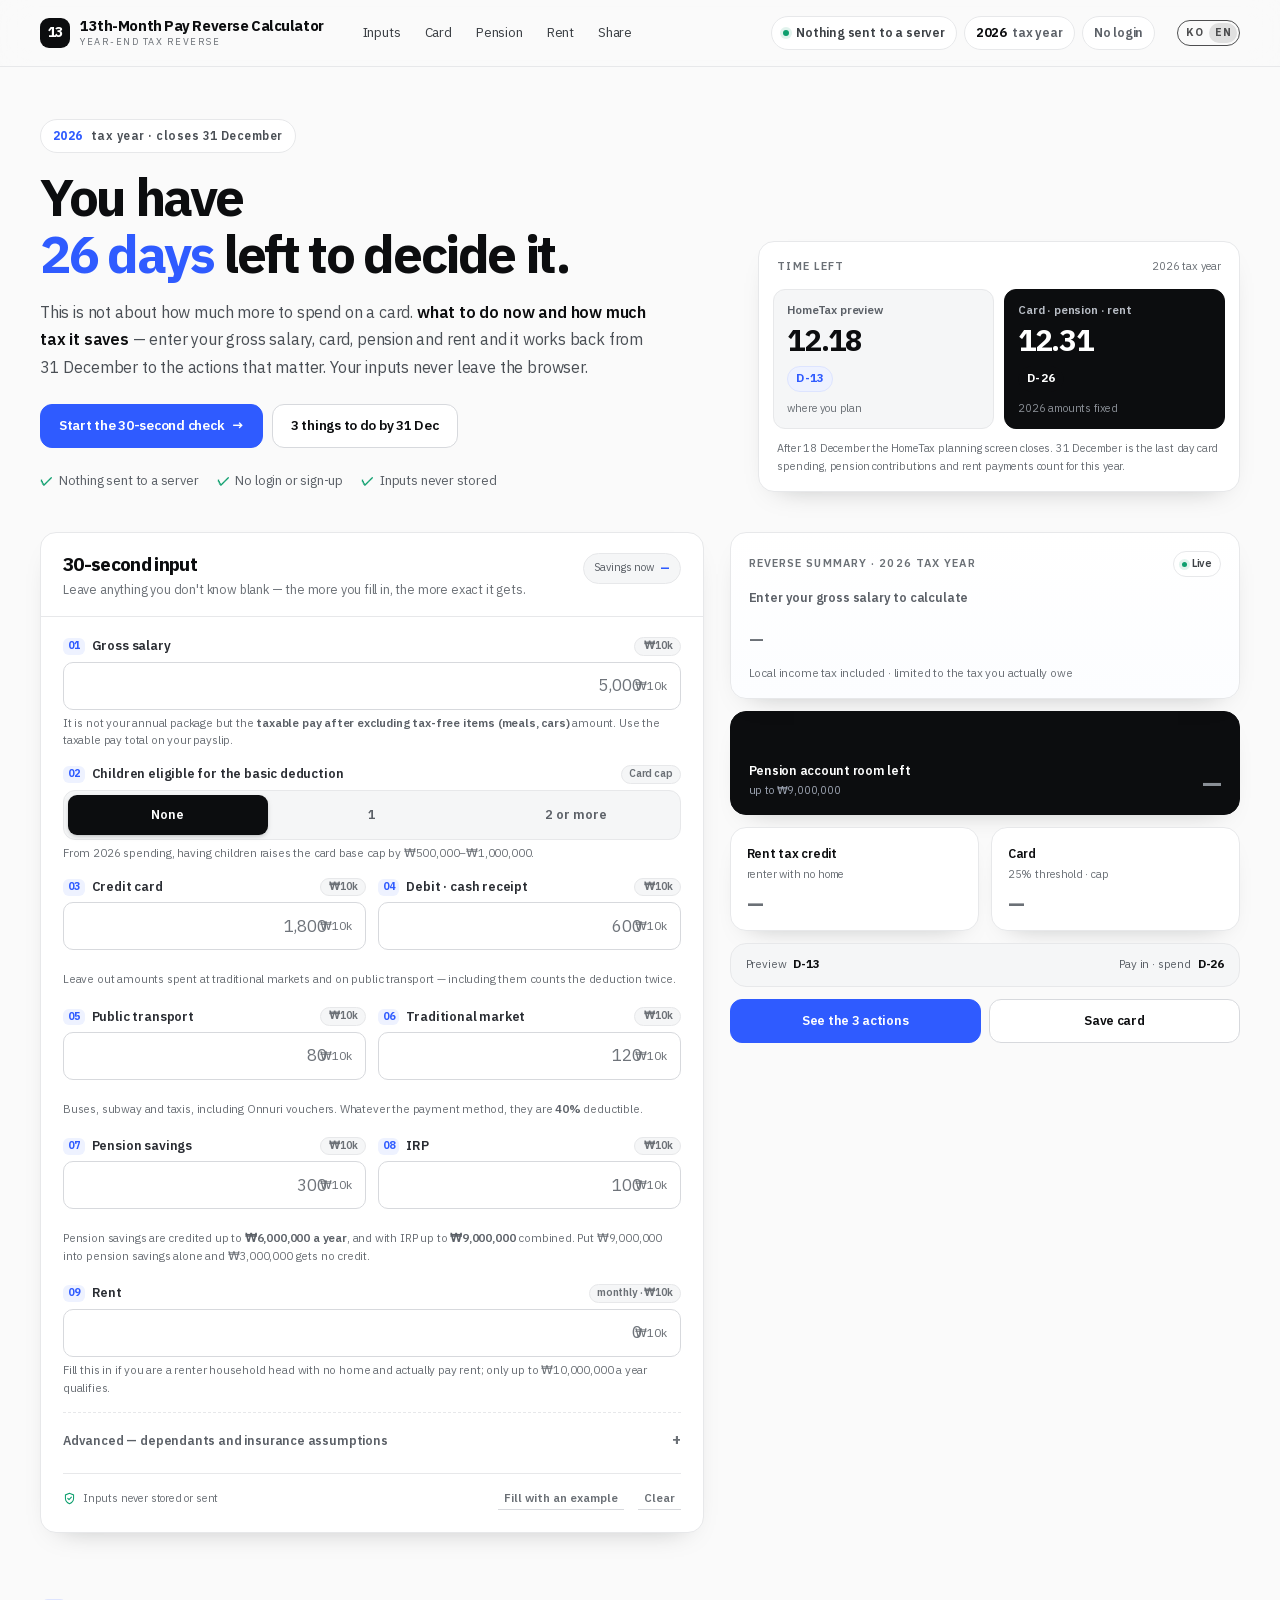
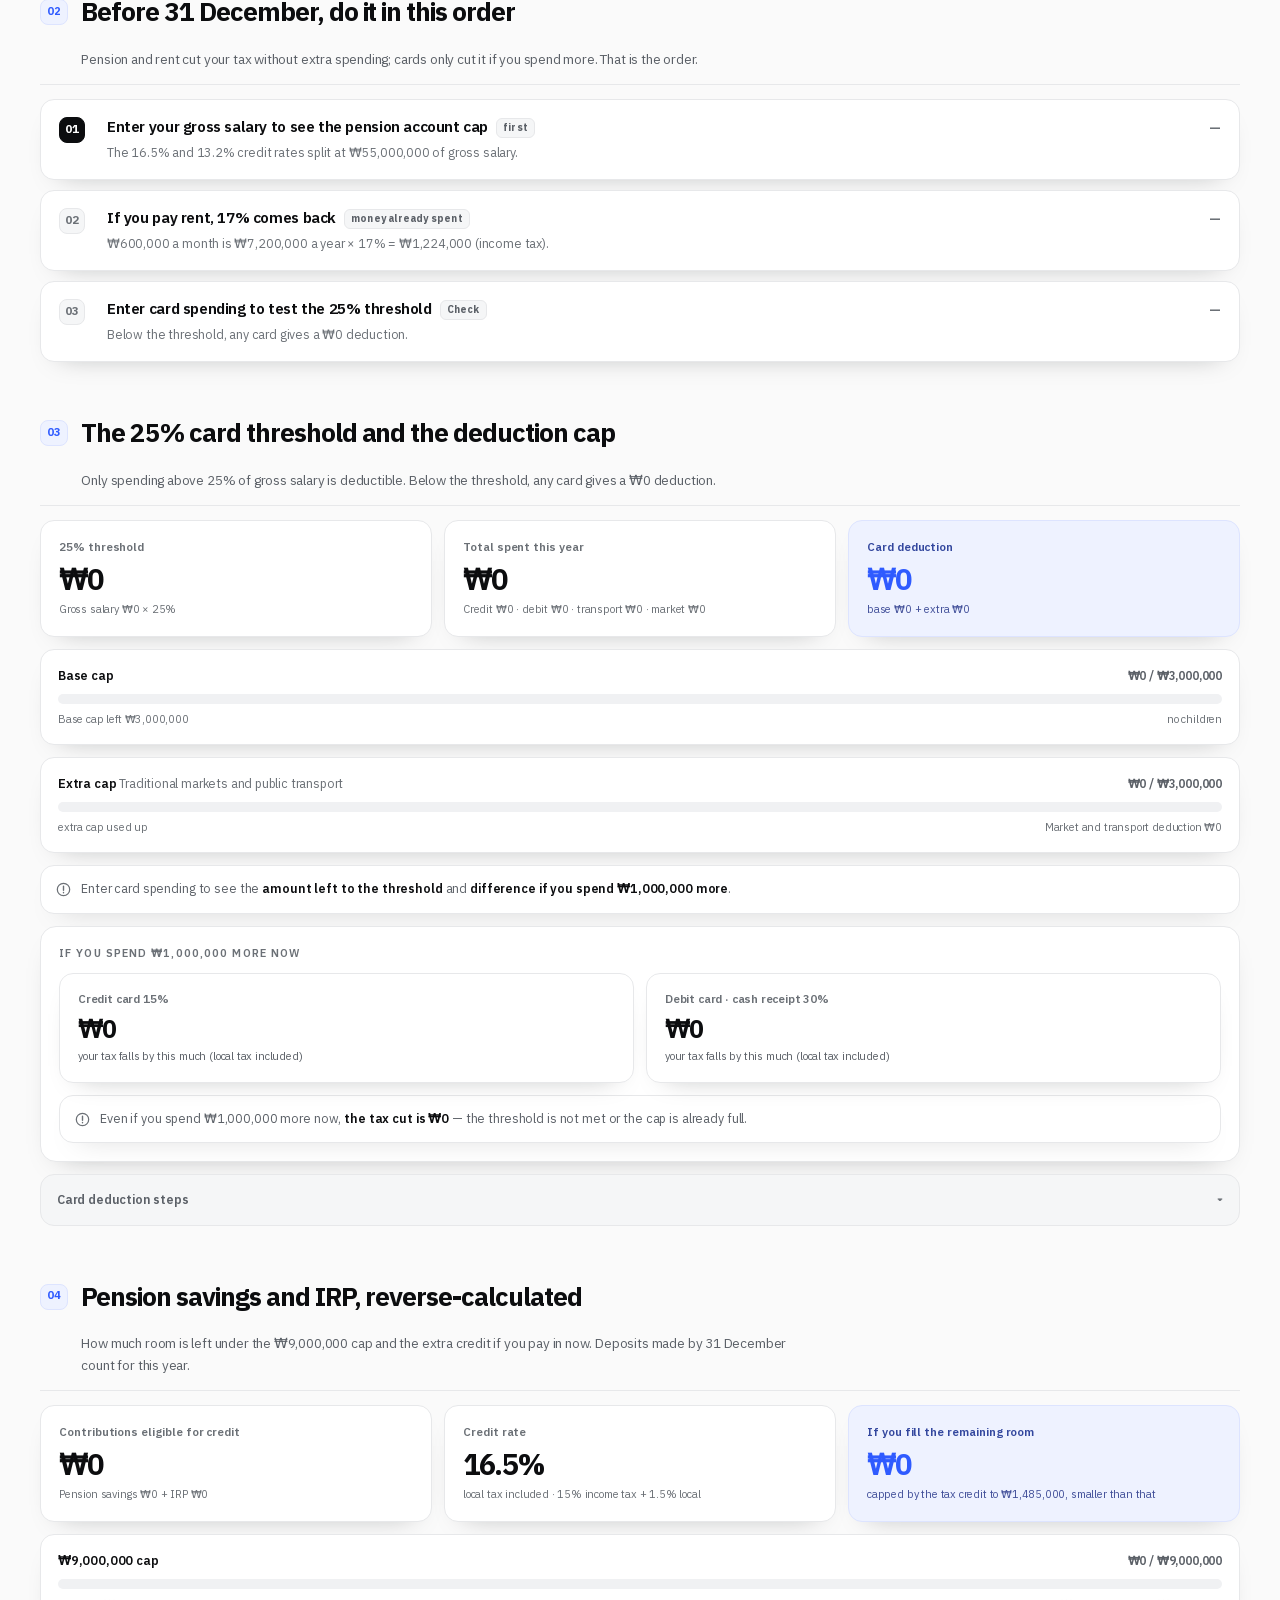
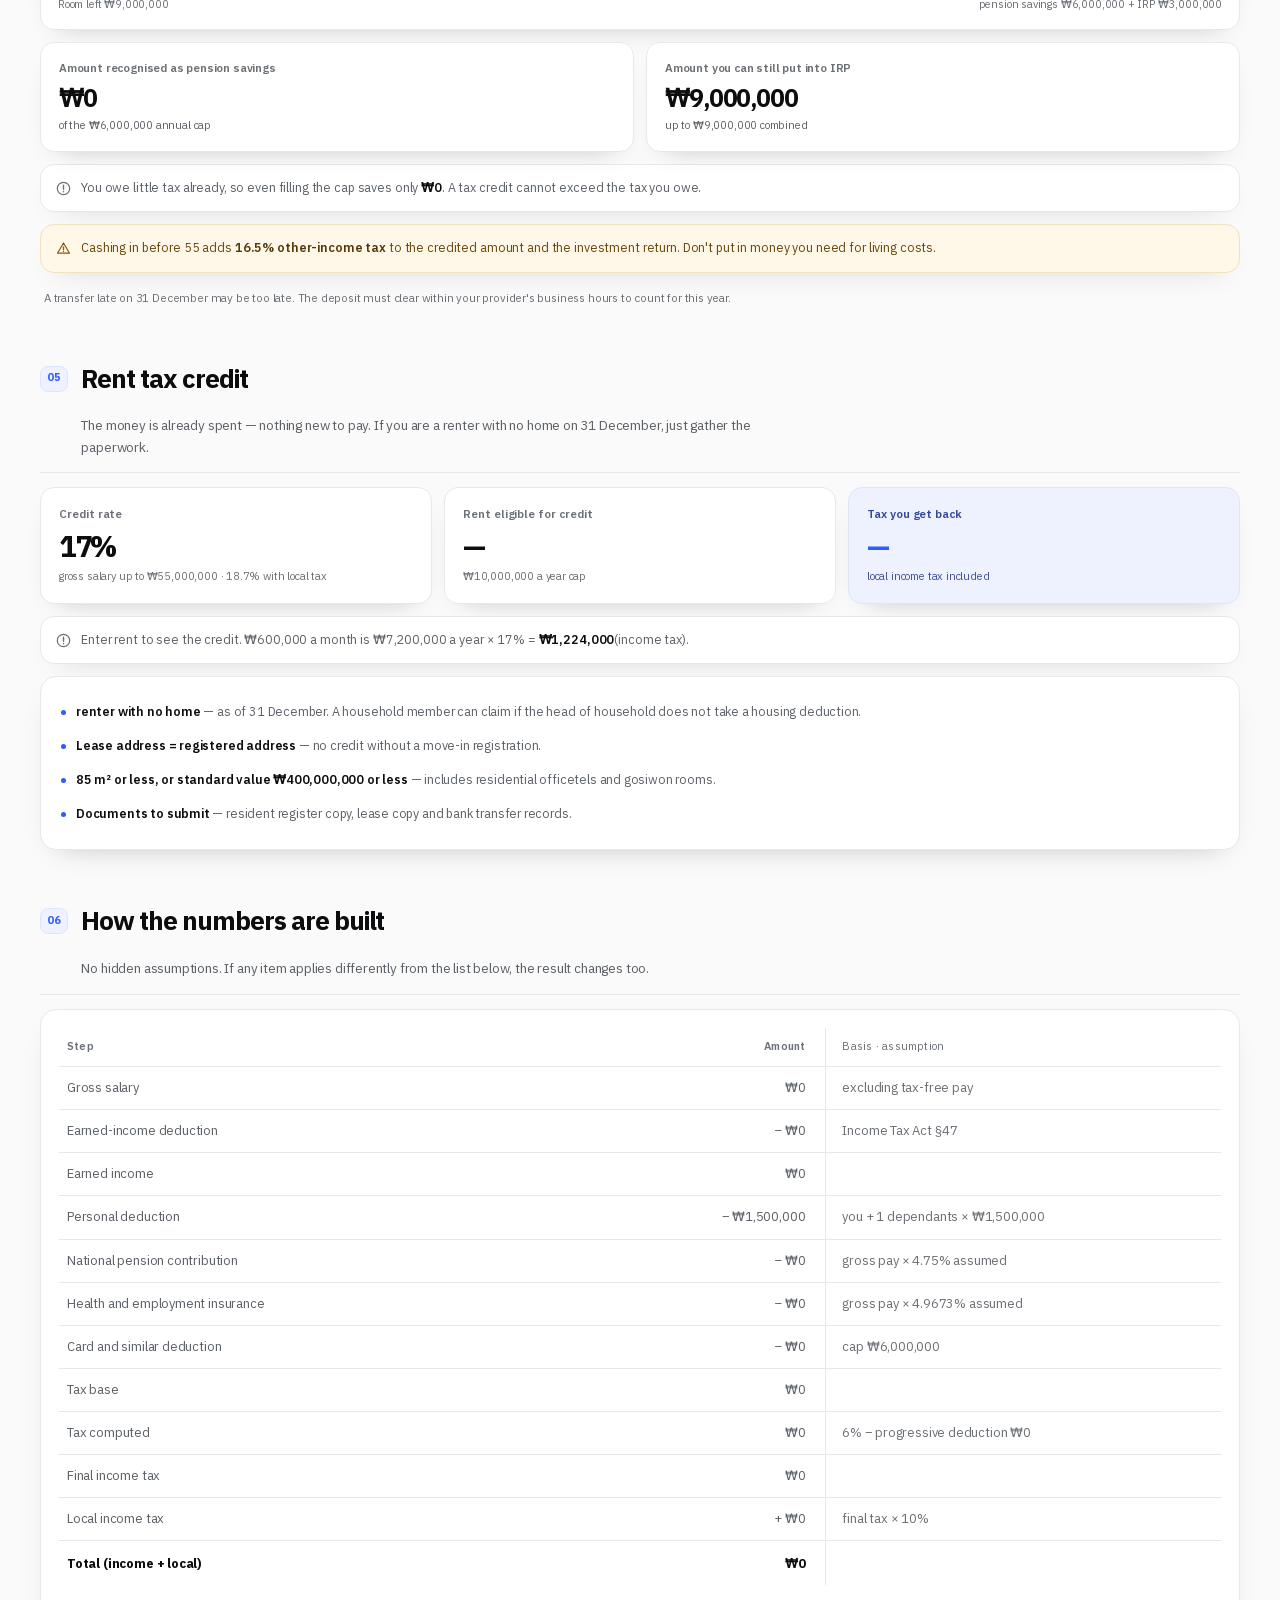
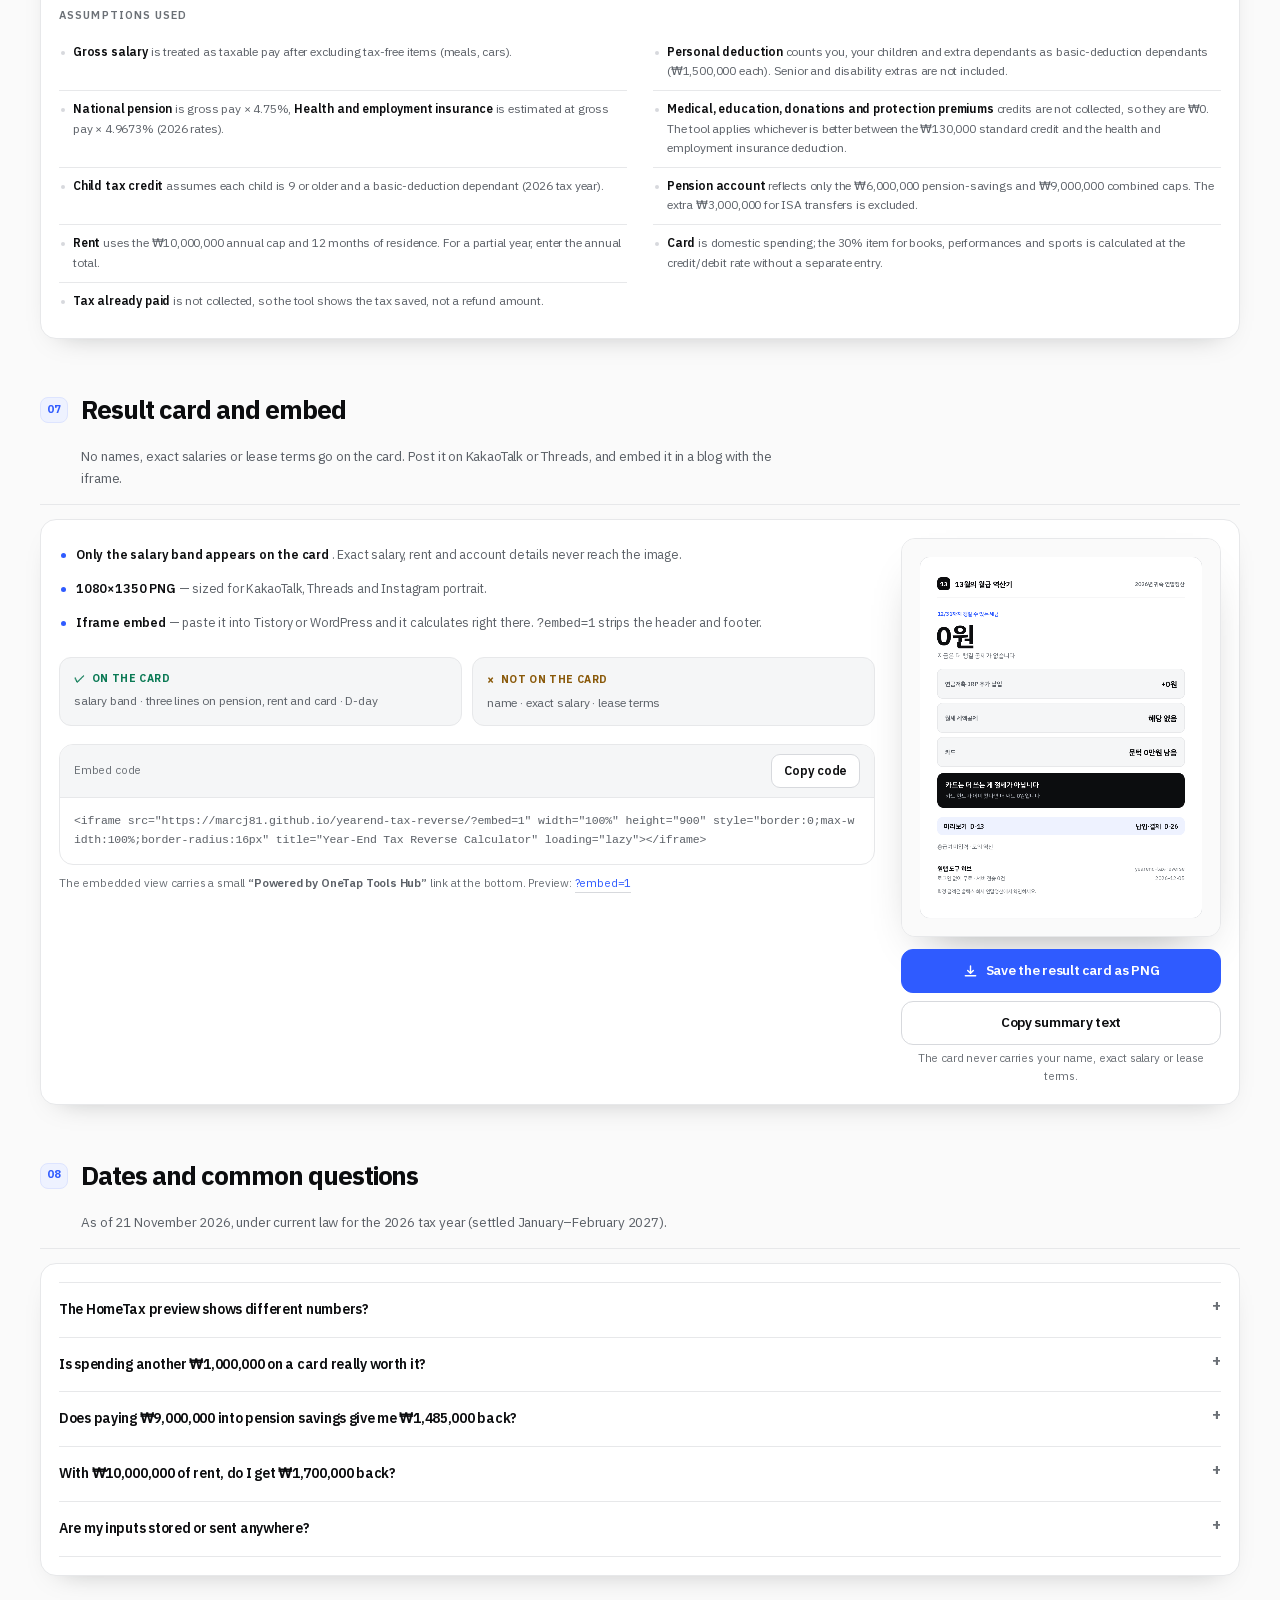
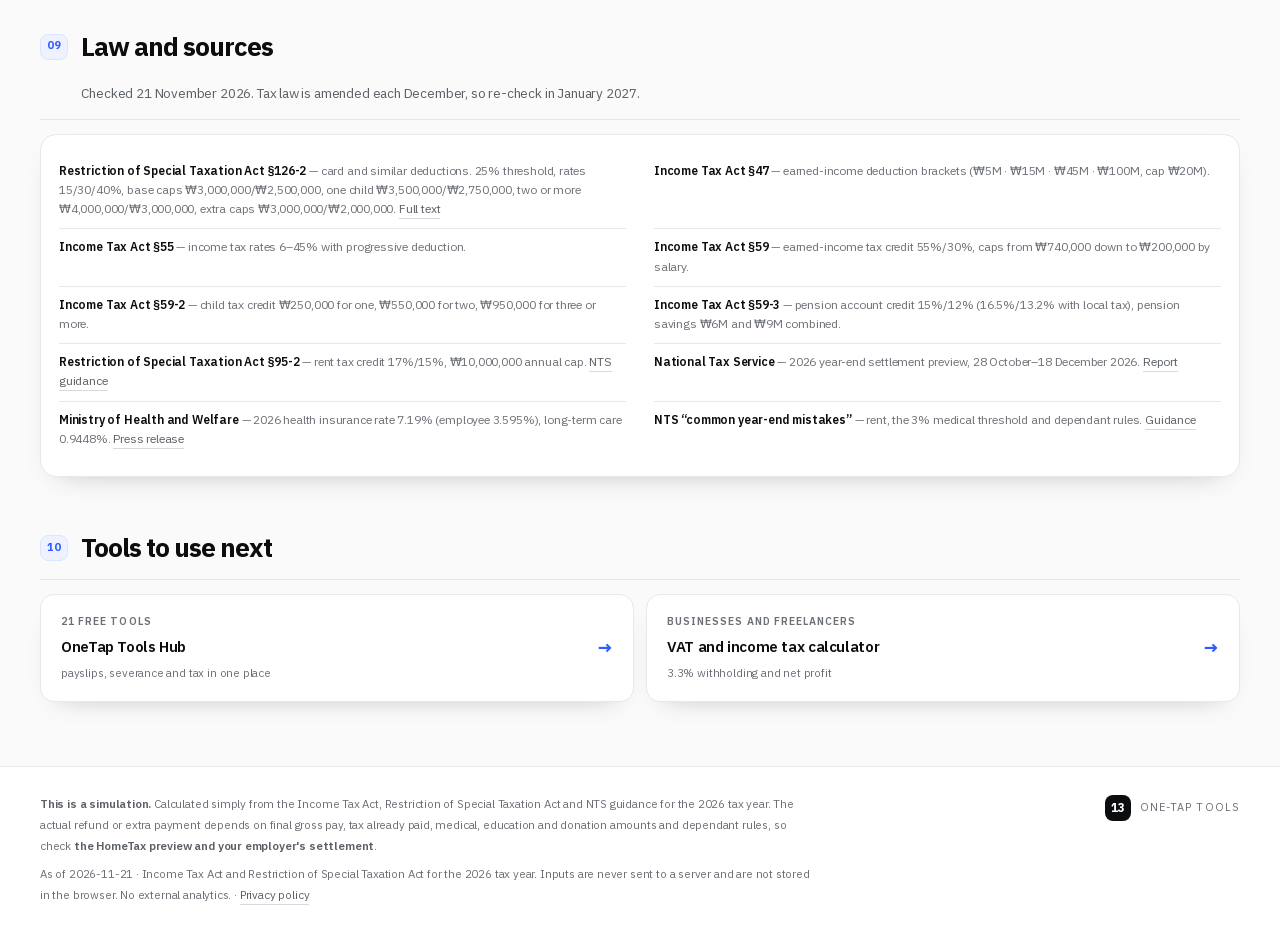
<file: index.html>
<!doctype html>
<html lang="ko" data-design="designref.v2/crisp-bento">
<head>
<meta charset="utf-8">
<meta name="viewport" content="width=device-width, initial-scale=1, viewport-fit=cover">
<title>연말정산 13월의 월급 역산기 — 12/31까지 뭘 해야 하나, 30초</title>
<meta name="description" content="총급여와 카드·연금·월세만 넣으면 12월 31일 전에 무엇을 얼마나 해야 세금이 얼마 줄어드는지 역산합니다. 카드 25% 문턱, 공제 한도 잔여, 연금저축·IRP 900만원 한도, 월세 17%까지. 로그인 없이 브라우저에서만 계산.">
<meta name="theme-color" content="#FAFAFA">
<meta name="robots" content="index, follow">
<link rel="canonical" href="https://marcj81.github.io/yearend-tax-reverse/">
<link rel="icon" href="favicon.svg" type="image/svg+xml">
<link rel="preload" href="assets/fonts/plexkr-Regular.woff2" as="font" type="font/woff2" crossorigin>
<link rel="preload" href="assets/fonts/plexkr-SemiBold.woff2" as="font" type="font/woff2" crossorigin>
<link rel="preload" href="assets/fonts/plexkr-Bold.woff2" as="font" type="font/woff2" crossorigin>
<link rel="stylesheet" href="styles.css">
<meta property="og:type" content="website">
<meta property="og:locale" content="ko_KR">
<meta property="og:site_name" content="연말정산 13월의 월급 역산기">
<meta property="og:title" content="연말정산 13월의 월급 역산기 — 12/31까지 뭘 해야 하나">
<meta property="og:description" content="미리보기는 12/18에 닫힙니다. 카드 얼마가 아니라, 지금 무엇을 해야 세금이 얼마 줄어드는지 30초에 역산합니다.">
<meta property="og:url" content="https://marcj81.github.io/yearend-tax-reverse/">
<meta property="og:image" content="https://marcj81.github.io/yearend-tax-reverse/og.png">
<meta property="og:image:width" content="1200">
<meta property="og:image:height" content="630">
<meta property="og:image:alt" content="12/31 전에 뭐 해야 하나, 30초 역산 — 연말정산 13월의 월급 역산기">
<meta name="twitter:card" content="summary_large_image">
<meta name="twitter:image" content="https://marcj81.github.io/yearend-tax-reverse/og.png">
<meta name="twitter:title" content="연말정산 13월의 월급 역산기">
<meta name="twitter:description" content="카드 25% 문턱·공제 한도·연금 900만원·월세 17%를 12/31 기준으로 역산합니다.">
<script>if(/[?&]embed=1(?:&|$)/.test(location.search))document.documentElement.classList.add('embed');</script>
<script type="application/ld+json">
{"@context":"https://schema.org","@type":"WebApplication","name":"연말정산 13월의 월급 역산기","applicationCategory":"FinanceApplication","operatingSystem":"Any","inLanguage":"ko","offers":{"@type":"Offer","price":"0","priceCurrency":"KRW"},"description":"총급여·카드 사용액·연금계좌 납입액·월세를 넣으면 12월 31일 전 남은 절세 행동과 금액을 역산하는 무료 웹 계산기.","featureList":["신용카드 25% 문턱 판정","카드 소득공제 한도 잔여","연금저축·IRP 900만원 역산","월세 세액공제","결과 카드 PNG","iframe 퍼가기"]}
</script>
<script type="application/ld+json">
{"@context":"https://schema.org","@type":"FAQPage","mainEntity":[
{"@type":"Question","name":"홈택스 연말정산 미리보기와 숫자가 다른데요?","acceptedAnswer":{"@type":"Answer","text":"이 도구는 카드·연금·월세·인적공제만으로 줄어드는 세금을 역산합니다. 미리보기는 전년도 지급명세서와 기납부세액, 의료비·교육비·기부금까지 반영한 추정치라 숫자가 다를 수 있습니다. 확정 금액은 1월 연말정산 간소화 자료로 확인해야 합니다."}},
{"@type":"Question","name":"카드 100만원을 더 쓰면 정말 이득인가요?","acceptedAnswer":{"@type":"Answer","text":"아닙니다. 신용카드 15%·체크카드 30% 소득공제는 쓴 금액의 일부를 과세표준에서 빼는 것이라, 100만원을 더 쓰면 세금은 2만~5만원 줄지만 통장에서 100만원이 나갑니다. 공제 한도가 이미 찼다면 0원입니다."}},
{"@type":"Question","name":"연금저축 900만원을 넣으면 148만 5,000원을 그대로 받나요?","acceptedAnswer":{"@type":"Answer","text":"총급여 5,500만원 이하라면 납입액의 16.5%(지방소득세 포함), 초과라면 13.2%가 세액공제 됩니다. 다만 결정세액 범위 안에서만 돌려받으므로, 이미 낼 세금이 적다면 실제 감소액은 더 작습니다."}},
{"@type":"Question","name":"월세 1,000만원이면 170만원을 돌려받나요?","acceptedAnswer":{"@type":"Answer","text":"월세액의 17%(총급여 5,500만원 이하) 또는 15%(8,000만원 이하)가 소득세에서 빠지고, 지방소득세를 더하면 각각 187만원·165만원입니다. 무주택 세대주, 계약서 주소와 주민등록 주소 일치, 85㎡ 이하 또는 기준시가 4억원 이하 요건이 필요합니다."}},
{"@type":"Question","name":"입력한 값이 저장되거나 전송되나요?","acceptedAnswer":{"@type":"Answer","text":"아니요. 계산은 브라우저 안에서만 이뤄지고, 입력값을 서버로 보내거나 브라우저 저장소에 남기지 않습니다. 새로고침하면 모두 사라집니다."}}
]}
</script>
<style id="i18n-layout-fix">@media (max-width:560px){html[lang="en"] .nav{display:none}html[lang="en"] .topbar-in{flex-wrap:wrap;row-gap:6px}html[lang="en"] .top-badges{flex-wrap:wrap;row-gap:6px;justify-content:flex-end}html[lang="en"] .brand-text strong{font-size:14px}}</style>
</head>
<body>
<noscript><div style="max-width:720px;margin:40px auto;padding:24px;border:1px solid #E7E8EA;background:#FFFFFF;border-radius:16px;font-family:sans-serif;line-height:1.7;color:#0C0D0F">이 계산기는 브라우저에서 자바스크립트로 동작합니다. 자바스크립트를 켜면 총급여·카드·연금·월세를 넣어 12월 31일 전 남은 절세 금액을 바로 계산할 수 있습니다.</div></noscript>
<a class="skip" href="#main">본문으로 바로가기</a>

<header class="topbar">
  <div class="wrap topbar-in">
    <a class="brand" href="#main" aria-label="연말정산 13월의 월급 역산기, 맨 위로">
      <span class="brand-mark" aria-hidden="true">13</span>
      <span class="brand-text">
        <strong>13월의 월급 역산기</strong>
        <small>Year-end tax reverse</small>
      </span>
    </a>
    <nav class="nav" aria-label="섹션">
      <a href="#input">입력</a>
      <a href="#card-block">카드</a>
      <a href="#pension-block">연금</a>
      <a href="#rent-block">월세</a>
      <a href="#share-block">공유</a>
    </nav>
    <span class="spacer"></span>
    <div class="top-badges">
      <span class="live"><i aria-hidden="true"></i>서버 전송 0건</span>
      <span class="pill hide-s"><b>2026</b> 귀속</span>
      <span class="pill hide-s">로그인 없음</span>
    </div>
  </div>
</header>

<div class="wrap embed-head" id="embed-head">
  <div class="eh-t">13월의 월급 역산기<small>2026년 귀속 · 12/31 마감</small></div>
  <span class="eh-b">무료 · 로그인 없음</span>
</div>

<section class="hero">
  <div class="wrap hero-grid">
    <div class="hero-copy">
      <span class="eyebrow"><b>2026</b> 귀속 · 12월 31일 마감</span>
      <h1><span id="h1-lead">13월의 월급은,<br>남은 </span><em id="h1-dday">40일</em><span id="h1-tail">에 결정됩니다</span></h1>
      <p class="lead">카드를 얼마 더 써야 하나가 아닙니다. <b>지금 무엇을 해야 세금이 얼마 줄어드는지</b> — 총급여와 카드·연금·월세만 넣으면 12월&nbsp;31일 전 행동을 역산합니다. 입력값은 서버로 가지 않습니다.</p>
      <div class="hero-cta">
        <a class="btn btn-accent" href="#input">30초 역산 시작 <span aria-hidden="true">→</span></a>
        <a class="btn btn-ghost" href="#actions">12/31 전 할 일 3개</a>
      </div>
      <div class="trust">
        <span>서버 전송 0건</span><span>로그인·가입 없음</span><span>입력값 저장 안 함</span>
      </div>
    </div>

    <aside class="deadline" aria-label="마감 일정">
      <div class="dl-head">
        <span class="micro">남은 기한</span>
        <span class="micro-sub">2026년 귀속</span>
      </div>
      <div class="dl-grid">
        <div class="dl-tile">
          <p class="dl-k">홈택스 미리보기</p>
          <p class="dl-date">12.18</p>
          <p class="dday" id="dday-preview">D-27</p>
          <p class="dl-note">계획을 세우는 화면</p>
        </div>
        <div class="dl-tile dl-tile-dark">
          <p class="dl-k">카드 · 연금 · 월세</p>
          <p class="dl-date">12.31</p>
          <p class="dday due" id="dday-pay">D-40</p>
          <p class="dl-note">2026년 몫 확정</p>
        </div>
      </div>
      <p class="dl-foot">12/18이 지나면 홈택스의 계획 화면이 닫힙니다. 12/31은 카드 사용·연금 납입·월세 지급이 올해 몫으로 끝나는 날입니다.</p>
    </aside>
  </div>
</section>

<main id="main" class="wrap">
  <div class="layout">

    <!-- ═══ 입력 ═══ -->
    <section class="panel" id="input" aria-labelledby="input-title">
      <div class="panel-head">
        <div>
          <h2 id="input-title">30초 입력</h2>
          <p>모르는 항목은 비워두세요. 넣는 만큼 정확해집니다.</p>
        </div>
        <span class="live-chip">지금 절세 <b id="live-chip">—</b></span>
      </div>
      <form class="panel-body" id="calc-form" novalidate>
        <div class="field">
          <label for="in-gross"><span><span class="fnum">01</span>총급여</span><span class="unit">만원</span></label>
          <div class="in-wrap">
            <input class="money" type="text" id="in-gross" inputmode="numeric" autocomplete="off" placeholder="5,000" maxlength="9" aria-describedby="hint-gross">
            <span class="suf">만원</span>
          </div>
          <p class="hint" id="hint-gross">연봉이 아니라 <b>비과세(식대·차량 등)를 뺀</b> 금액입니다. 급여명세서의 과세 대상 급여 합계를 보세요.</p>
        </div>

        <div class="field">
          <span class="label" id="children-label"><span><span class="fnum">02</span>기본공제 대상 자녀</span><span class="unit">카드 한도</span></span>
          <div class="seg" id="seg-children" role="group" aria-labelledby="children-label">
            <button type="button" data-v="0" aria-pressed="true">없음</button>
            <button type="button" data-v="1" aria-pressed="false">1명</button>
            <button type="button" data-v="2" aria-pressed="false">2명 이상</button>
          </div>
          <p class="hint">2026년 사용분부터 자녀가 있으면 카드 기본한도가 50만~100만원 늘어납니다.</p>
        </div>

        <div class="field-row">
          <div class="field">
            <label for="in-credit"><span><span class="fnum">03</span>신용카드</span><span class="unit">만원</span></label>
            <div class="in-wrap">
              <input class="money" type="text" id="in-credit" inputmode="numeric" autocomplete="off" placeholder="1,800">
              <span class="suf">만원</span>
            </div>
          </div>
          <div class="field">
            <label for="in-debit"><span><span class="fnum">04</span>체크·현금영수증</span><span class="unit">만원</span></label>
            <div class="in-wrap">
              <input class="money" type="text" id="in-debit" inputmode="numeric" autocomplete="off" placeholder="600">
              <span class="suf">만원</span>
            </div>
          </div>
        </div>
        <p class="hint hint-block">전통시장·대중교통에서 쓴 금액은 빼고 넣습니다. 겹치면 공제가 두 번 계산됩니다.</p>

        <div class="field-row">
          <div class="field">
            <label for="in-transit"><span><span class="fnum">05</span>대중교통</span><span class="unit">만원</span></label>
            <div class="in-wrap">
              <input class="money" type="text" id="in-transit" inputmode="numeric" autocomplete="off" placeholder="80">
              <span class="suf">만원</span>
            </div>
          </div>
          <div class="field">
            <label for="in-market"><span><span class="fnum">06</span>전통시장</span><span class="unit">만원</span></label>
            <div class="in-wrap">
              <input class="money" type="text" id="in-market" inputmode="numeric" autocomplete="off" placeholder="120">
              <span class="suf">만원</span>
            </div>
          </div>
        </div>
        <p class="hint hint-block">버스·지하철·택시, 온누리상품권 포함. 결제수단과 상관없이 <b>40%</b> 공제입니다.</p>

        <div class="field-row">
          <div class="field">
            <label for="in-pension"><span><span class="fnum">07</span>연금저축</span><span class="unit">만원</span></label>
            <div class="in-wrap">
              <input class="money" type="text" id="in-pension" inputmode="numeric" autocomplete="off" placeholder="300">
              <span class="suf">만원</span>
            </div>
          </div>
          <div class="field">
            <label for="in-irp"><span><span class="fnum">08</span>IRP</span><span class="unit">만원</span></label>
            <div class="in-wrap">
              <input class="money" type="text" id="in-irp" inputmode="numeric" autocomplete="off" placeholder="100">
              <span class="suf">만원</span>
            </div>
          </div>
        </div>
        <p class="hint hint-block">연금저축은 <b>연 600만원</b>, IRP와 합쳐 <b>900만원</b>까지 세액공제 됩니다. 연금저축만 900만원 넣으면 300만원은 공제되지 않습니다.</p>

        <div class="field">
          <label for="in-rent"><span><span class="fnum">09</span>월세</span><span class="unit">월 · 만원</span></label>
          <div class="in-wrap">
            <input class="money" type="text" id="in-rent" inputmode="numeric" autocomplete="off" placeholder="0">
            <span class="suf">만원</span>
          </div>
          <p class="hint">무주택 세대주이고, 월세를 실제로 냈다면 넣으세요. 연 1,000만원까지만 공제 대상입니다.</p>
        </div>

        <details class="adv">
          <summary>고급 설정 — 부양가족·보험료 가정</summary>
          <div class="adv-body">
            <div class="field">
              <label for="in-extra"><span>추가 부양가족 수</span><span class="unit">명</span></label>
              <div class="in-wrap">
                <input class="money" type="text" id="in-extra" inputmode="numeric" autocomplete="off" placeholder="0" maxlength="2">
                <span class="suf">명</span>
              </div>
              <p class="hint">본인과 자녀를 제외한 배우자·부모 등 기본공제 대상자 수입니다. 1명당 150만원이 소득에서 빠집니다.</p>
            </div>
            <p class="hint">국민연금은 총급여의 4.75%, 건강·고용보험은 4.9673%로 추정합니다(2026년 요율). 실제 고지액과 조금 다를 수 있습니다.</p>
          </div>
        </details>

        <div class="form-foot">
          <span class="privacy">
            <svg viewBox="0 0 16 16" fill="none" aria-hidden="true"><path d="M8 1.5 3 3.6v4.2c0 3.1 2.1 5.6 5 6.7 2.9-1.1 5-3.6 5-6.7V3.6L8 1.5Z" stroke="currentColor" stroke-width="1.3"/><path d="m5.9 7.9 1.5 1.5 2.9-3" stroke="currentColor" stroke-width="1.4" stroke-linecap="round" stroke-linejoin="round"/></svg>
            입력값 저장·전송 없음
          </span>
          <span style="display:flex;gap:14px">
            <button class="reset" type="button" id="btn-sample">예시로 채워보기</button>
            <button class="reset" type="button" id="btn-reset">지우기</button>
          </span>
        </div>
      </form>
    </section>

    <!-- ═══ 역산 요약 (벤토) ═══ -->
    <aside class="summary" id="summary" aria-label="역산 요약">
      <div class="sum-bento">
        <div class="tile tile-hero">
          <div class="tile-top">
            <span class="micro">역산 요약 · 2026년 귀속</span>
            <span class="live live-sm"><i aria-hidden="true"></i>실시간</span>
          </div>
          <p class="hero-label" id="hero-label">총급여를 넣으면 바로 계산됩니다</p>
          <p class="hero-amount" id="hero-amount" aria-live="polite"><span id="hero-num">—</span></p>
          <p class="hero-note" id="hero-note">지방소득세 포함 · 결정세액 범위 안에서만</p>
        </div>

        <div class="tile tile-metric tile-wide">
          <span class="m-k"><b>연금계좌 남은 한도</b><span id="sum-pension-k">900만원까지</span></span>
          <span class="v" id="sum-pension">—</span>
        </div>

        <div class="tile tile-metric">
          <span class="m-k"><b>월세 세액공제</b><span id="sum-rent-k">무주택 세대주</span></span>
          <span class="v" id="sum-rent">—</span>
        </div>

        <div class="tile tile-metric">
          <span class="m-k"><b>카드</b><span id="sum-card-k">25% 문턱·한도</span></span>
          <span class="v" id="sum-card">—</span>
        </div>

        <div class="tile tile-dday">
          <span>미리보기 <b id="mini-dday">D-27</b></span>
          <span>납입·결제 <b id="mini-pay">D-40</b></span>
        </div>

        <div class="go">
          <a class="btn btn-accent" href="#actions">할 일 3개 보기</a>
          <a class="btn btn-ghost" href="#share-block">카드 저장</a>
        </div>
      </div>
    </aside>
  </div>

  <!-- ═══ 액션 ═══ -->
  <section class="block" id="actions" aria-labelledby="actions-title">
    <div class="block-head">
      <span class="bno">02</span>
      <h2 id="actions-title">12/31 전, 이 순서로 하세요</h2>
      <p class="bsub">연금과 월세는 추가 지출 없이 줄어드는 돈, 카드는 더 써야 줄어드는 돈입니다. 그래서 이 순서입니다.</p>
    </div>
    <ol class="actions" id="action-list"></ol>
  </section>

  <!-- ═══ 카드 ═══ -->
  <section class="block" id="card-block" aria-labelledby="card-title">
    <div class="block-head">
      <span class="bno">03</span>
      <h2 id="card-title">카드 25% 문턱과 공제 한도</h2>
      <p class="bsub">총급여의 25%를 넘긴 사용액에만 공제가 붙습니다. 문턱을 넘기 전에는 어떤 카드로 써도 공제가 0원입니다.</p>
    </div>
    <div class="card">
      <div class="stats">
        <div class="stat">
          <p class="lab">25% 문턱</p>
          <p class="val" id="card-threshold">—</p>
          <p class="sub" id="card-threshold-sub">총급여 × 25%</p>
        </div>
        <div class="stat">
          <p class="lab">올해 사용액 합계</p>
          <p class="val" id="card-total">—</p>
          <p class="sub" id="card-total-sub">신용 + 체크 + 대중교통 + 전통시장</p>
        </div>
        <div class="stat accent">
          <p class="lab">카드 소득공제</p>
          <p class="val" id="card-deduction">—</p>
          <p class="sub" id="card-deduction-sub">한도 적용 후</p>
        </div>
      </div>

      <div class="gauge-block">
        <div class="gauge-top"><span class="gname">기본한도</span><span class="gval" id="gauge-base-val">—</span></div>
        <div class="gauge"><span class="fill" id="gauge-base"></span></div>
        <div class="gauge-foot"><span id="gauge-base-left">—</span><span id="gauge-base-limit">—</span></div>
      </div>
      <div class="gauge-block">
        <div class="gauge-top"><span class="gname">추가한도 <span>전통시장·대중교통</span></span><span class="gval" id="gauge-add-val">—</span></div>
        <div class="gauge"><span class="fill ok" id="gauge-add"></span></div>
        <div class="gauge-foot"><span id="gauge-add-left">—</span><span id="gauge-add-limit">—</span></div>
      </div>

      <div class="callout" id="threshold-callout" style="display:none"></div>

      <div class="tile-plain">
        <p class="micro" style="margin-bottom:10px">지금 100만원을 더 쓴다면</p>
        <div class="compare">
          <div class="cmp" id="cmp-credit-wrap">
            <span class="pick" id="pick-credit" hidden>유리</span>
            <p class="cmp-k">신용카드 15%</p>
            <p class="cmp-v" id="cmp-credit">—</p>
            <p class="cmp-x">세금이 이만큼 줄어듭니다 (지방세 포함)</p>
          </div>
          <div class="cmp" id="cmp-debit-wrap">
            <span class="pick" id="pick-debit" hidden>유리</span>
            <p class="cmp-k">체크카드·현금영수증 30%</p>
            <p class="cmp-v" id="cmp-debit">—</p>
            <p class="cmp-x">세금이 이만큼 줄어듭니다 (지방세 포함)</p>
          </div>
        </div>
        <div class="callout danger" id="spend-callout" style="margin-top:12px">
          <svg viewBox="0 0 16 16" fill="none" aria-hidden="true"><circle cx="8" cy="8" r="6.6" stroke="currentColor" stroke-width="1.3"/><path d="M8 4.6v4.2M8 11.2v.2" stroke="currentColor" stroke-width="1.5" stroke-linecap="round"/></svg>
          <span id="spend-callout-text">100만원을 더 쓰면 세금은 조금 줄지만, 통장에서는 100만원이 나갑니다.</span>
        </div>
      </div>

      <details class="process">
        <summary>카드 공제 계산 과정</summary>
        <div class="pbody">
          <table class="tbl">
            <thead><tr><th>구분</th><th>사용액</th><th>공제액</th></tr></thead>
            <tbody id="card-table"></tbody>
          </table>
          <p class="hint" style="margin-top:10px">문턱(최저사용금액)은 공제율이 낮은 신용카드분에서 먼저 차감합니다. 추가한도는 전통시장·대중교통 공제액 범위에서만 인정됩니다.</p>
        </div>
      </details>
    </div>
  </section>

  <!-- ═══ 연금 ═══ -->
  <section class="block" id="pension-block" aria-labelledby="pension-title">
    <div class="block-head">
      <span class="bno">04</span>
      <h2 id="pension-title">연금저축·IRP 역산</h2>
      <p class="bsub">900만원 한도까지 남은 금액과, 지금 넣었을 때 늘어나는 세액공제. 12월 31일 입금분까지 올해 몫입니다.</p>
    </div>
    <div class="card">
      <div class="stats">
        <div class="stat">
          <p class="lab">공제 대상 납입액</p>
          <p class="val" id="pen-used">—</p>
          <p class="sub" id="pen-used-sub">연금저축 600 + IRP 합산 900</p>
        </div>
        <div class="stat">
          <p class="lab">공제율</p>
          <p class="val" id="pen-rate">—</p>
          <p class="sub" id="pen-rate-sub">총급여 5,500만원 기준</p>
        </div>
        <div class="stat accent">
          <p class="lab">남은 한도 채우면</p>
          <p class="val" id="pen-gain">—</p>
          <p class="sub" id="pen-gain-sub">세금 감소 (지방세 포함)</p>
        </div>
      </div>

      <div class="gauge-block">
        <div class="gauge-top"><span class="gname">900만원 한도</span><span class="gval" id="gauge-pen-val">—</span></div>
        <div class="gauge"><span class="fill" id="gauge-pen"></span></div>
        <div class="gauge-foot"><span id="gauge-pen-left">—</span><span id="gauge-pen-note">연금저축 600만원 + IRP 300만원</span></div>
      </div>

      <div class="compare">
        <div class="cmp">
          <p class="cmp-k">연금저축으로 인정된 금액</p>
          <p class="cmp-v" id="pen-savings">—</p>
          <p class="cmp-x" id="pen-savings-sub">연 600만원</p>
        </div>
        <div class="cmp">
          <p class="cmp-k">IRP에 더 넣을 수 있는 금액</p>
          <p class="cmp-v" id="pen-irp">—</p>
          <p class="cmp-x" id="pen-irp-sub">합산 900만원까지</p>
        </div>
      </div>

      <div class="callout" id="pen-callout" style="display:none"></div>
      <div class="callout warn" id="pen-warn">
        <svg viewBox="0 0 16 16" fill="none" aria-hidden="true"><path d="M8 2.2 14.4 13H1.6L8 2.2Z" stroke="currentColor" stroke-width="1.3" stroke-linejoin="round"/><path d="M8 6.2v3M8 11.1v.2" stroke="currentColor" stroke-width="1.4" stroke-linecap="round"/></svg>
        <span>55세 전에 해지하면 공제받은 금액과 운용수익에 <b>기타소득세 16.5%</b>가 붙습니다. 생활비로 쓸 돈은 넣지 마세요.</span>
      </div>
      <p class="hint" style="padding:0 4px">12월 31일 밤 이체는 늦을 수 있습니다. 금융사 영업 마감 시간 안에 입금이 끝나야 올해 납입으로 인정됩니다.</p>
    </div>
  </section>

  <!-- ═══ 월세 ═══ -->
  <section class="block" id="rent-block" aria-labelledby="rent-title">
    <div class="block-head">
      <span class="bno">05</span>
      <h2 id="rent-title">월세 세액공제</h2>
      <p class="bsub">이미 낸 돈이라 새로 쓸 필요가 없습니다. 12월 31일 기준 무주택이면 서류만 챙기면 됩니다.</p>
    </div>
    <div class="card">
      <div class="stats">
        <div class="stat">
          <p class="lab">공제율</p>
          <p class="val" id="rent-rate">—</p>
          <p class="sub" id="rent-rate-sub">총급여 5,500 / 8,000만원 기준</p>
        </div>
        <div class="stat">
          <p class="lab">공제 대상 월세</p>
          <p class="val" id="rent-base">—</p>
          <p class="sub">연 1,000만원 한도</p>
        </div>
        <div class="stat accent">
          <p class="lab">돌려받는 세금</p>
          <p class="val" id="rent-credit">—</p>
          <p class="sub">지방소득세 포함</p>
        </div>
      </div>
      <div class="callout" id="rent-callout" style="display:none"></div>
      <div class="tile-plain">
        <ul class="share-points" style="margin-top:0">
          <li><b>무주택 세대주</b> — 12월 31일 기준. 세대원도 세대주가 주택 공제를 받지 않으면 가능합니다.</li>
          <li><b>계약서 주소 = 주민등록 주소</b> — 전입신고가 안 되어 있으면 공제되지 않습니다.</li>
          <li><b>85㎡ 이하 또는 기준시가 4억원 이하</b> — 주거용 오피스텔·고시원 포함.</li>
          <li><b>제출 서류</b> — 주민등록등본, 임대차계약서 사본, 계좌이체 내역.</li>
        </ul>
      </div>
    </div>
  </section>

  <!-- ═══ 계산 과정 ═══ -->
  <section class="block" id="process-block" aria-labelledby="process-title">
    <div class="block-head">
      <span class="bno">06</span>
      <h2 id="process-title">숫자는 이렇게 나옵니다</h2>
      <p class="bsub">가정을 숨기지 않습니다. 아래 목록과 다르게 적용되는 항목이 있으면 결과도 달라집니다.</p>
    </div>
    <div class="tile-plain">
      <table class="tbl tbl-process">
        <thead><tr><th>계산 단계</th><th>금액</th><th>근거·가정</th></tr></thead>
        <tbody id="process-table"></tbody>
      </table>
      <div class="callout" id="cap-callout" style="display:none"></div>
      <p class="micro" style="margin-top:22px;margin-bottom:8px">적용한 가정</p>
      <ul class="assumptions">
        <li><b>총급여</b>는 비과세(식대·차량 등)를 뺀 과세 대상 급여로 봅니다.</li>
        <li><b>인적공제</b>는 본인·자녀·추가 부양가족을 모두 기본공제 대상(1인 150만원)으로 봅니다. 경로·장애인 추가공제는 넣지 않았습니다.</li>
        <li><b>국민연금</b>은 총급여 × 4.75%, <b>건강·고용보험</b>은 총급여 × 4.9673%로 추정합니다(2026년 요율).</li>
        <li><b>의료비·교육비·기부금·보장성보험료</b> 세액공제는 입력받지 않아 0원입니다. 표준세액공제 13만원과 건강·고용보험 소득공제 중 유리한 쪽을 자동 적용합니다.</li>
        <li><b>자녀세액공제</b>는 자녀가 9세 이상 기본공제 대상이라고 가정합니다(2026년 귀속 기준).</li>
        <li><b>연금계좌</b>는 연금저축 600만원·합산 900만원 한도만 반영합니다. ISA 전환 추가한도 300만원은 제외했습니다.</li>
        <li><b>월세</b>는 연 1,000만원 한도, 12개월 거주로 계산합니다. 중도 입주는 연간 합계로 바꿔 넣으세요.</li>
        <li><b>카드</b>는 국내 사용분이며, 도서·공연·체육 30% 항목은 별도 입력 없이 신용/체크 공제율로 계산했습니다.</li>
        <li><b>기납부세액</b>은 받지 않습니다. 그래서 ‘환급액’이 아니라 ‘줄어드는 세금’만 계산합니다.</li>
      </ul>
    </div>
  </section>

  <!-- ═══ 공유 ═══ -->
  <section class="block share-block" id="share-block" aria-labelledby="share-title">
    <div class="block-head">
      <span class="bno">07</span>
      <h2 id="share-title">결과 카드와 퍼가기</h2>
      <p class="bsub">이름·연봉 원액·계약 내용은 카드에 넣지 않습니다. 카톡·스레드에 올리고, 블로그에는 iframe으로 붙이세요.</p>
    </div>
    <div class="tile-plain">
      <div class="share-grid">
        <div>
          <ul class="share-points" style="margin-top:0">
            <li><b>카드에는 총급여 구간만</b> 표시됩니다. 정확한 연봉·월세·계좌는 이미지에 남지 않습니다.</li>
            <li><b>1080×1350 PNG</b> — 카톡·스레드·인스타 세로 비율에 맞춘 크기입니다.</li>
            <li><b>iframe 퍼가기</b> — 티스토리·워드프레스에 붙이면 그 자리에서 계산됩니다. <code>?embed=1</code>로 머리말·꼬리말을 뺍니다.</li>
          </ul>
          <div class="card-facts">
            <div class="cf cf-in">
              <span class="cf-k">카드에 담기는 것</span>
              <p>총급여 구간 · 연금·월세·카드 3줄 · D-day</p>
            </div>
            <div class="cf cf-out">
              <span class="cf-k">담기지 않는 것</span>
              <p>이름 · 연봉 원액 · 월세 계약 내용</p>
            </div>
          </div>
          <div class="embed-box embed-copy">
            <div class="eb-head">
              <span>퍼가기 코드</span>
              <button class="btn btn-sm" type="button" id="btn-copy-embed">코드 복사</button>
            </div>
            <pre id="embed-code">&lt;iframe src="https://marcj81.github.io/yearend-tax-reverse/?embed=1" width="100%" height="900" style="border:0;max-width:100%;border-radius:16px" title="연말정산 13월의 월급 역산기" loading="lazy"&gt;&lt;/iframe&gt;</pre>
          </div>
          <p class="hint" style="margin-top:10px">임베드 뷰에는 하단에 작은 <b>“Powered by 원탭 도구 허브”</b> 링크가 붙습니다. 미리보기: <a href="?embed=1" style="color:var(--accent);border-bottom:1px solid var(--line-strong)">?embed=1</a></p>
        </div>
        <div>
          <div class="card-preview">
            <canvas id="share-canvas" width="1080" height="1350" role="img" aria-label="역산 결과 공유 카드 미리보기"></canvas>
          </div>
          <div class="card-actions">
            <button class="btn btn-accent" type="button" id="btn-card">
              <svg viewBox="0 0 16 16" fill="none" aria-hidden="true"><path d="M8 2v8m0 0 3-3m-3 3L5 7M2.5 12.5h11" stroke="currentColor" stroke-width="1.5" stroke-linecap="round" stroke-linejoin="round"/></svg>
              결과 카드 PNG 저장
            </button>
            <button class="btn" type="button" id="btn-copy-summary">요약 문구 복사</button>
          </div>
          <p class="hint" style="text-align:center">카드에는 이름·연봉 원액·월세 계약 내용이 들어가지 않습니다.</p>
        </div>
      </div>
    </div>
  </section>

  <!-- ═══ FAQ ═══ -->
  <section class="block faq-block" id="faq-block" aria-labelledby="faq-title">
    <div class="block-head">
      <span class="bno">08</span>
      <h2 id="faq-title">기준일과 자주 묻는 질문</h2>
      <p class="bsub">기준일 2026년 11월 21일 · 2026년 귀속(2027년 1~2월 정산) 현행 법령 기준입니다.</p>
    </div>
    <div class="tile-plain faq">
      <details>
        <summary>홈택스 미리보기와 숫자가 다른데요?</summary>
        <div class="a">이 도구는 <b>카드·연금·월세·인적공제</b>만으로 줄어드는 세금을 역산합니다. 미리보기는 전년도 지급명세서와 기납부세액, 의료비·교육비·기부금까지 반영한 추정치라 서로 다를 수 있습니다. 미리보기 자체도 “확정 금액이 아니다”라고 안내합니다. 확정은 1월 연말정산 간소화 자료로 확인하세요.</div>
      </details>
      <details>
        <summary>카드 100만원을 더 쓰면 정말 이득인가요?</summary>
        <div class="a">아닙니다. 신용카드 15%·체크카드 30% 소득공제는 <b>쓴 금액의 일부를 과세표준에서 빼는 것</b>입니다. 100만원을 더 쓰면 세금은 2만~5만원 줄지만 통장에서는 100만원이 나갑니다. 기본한도가 이미 찼다면 0원입니다. 그래서 이 도구는 “더 쓰세요”가 아니라 <b>“이미 쓸 돈이면 체크카드로”</b>라고 말합니다.</div>
      </details>
      <details>
        <summary>연금저축 900만원을 넣으면 148만 5,000원을 그대로 받나요?</summary>
        <div class="a">총급여 5,500만원 이하라면 납입액의 16.5%(지방소득세 포함), 초과라면 13.2%가 세액공제 됩니다. 다만 <b>결정세액 범위 안에서만</b> 돌려받으므로, 이미 낼 세금이 적다면 실제 감소액은 더 작습니다. 연금저축 단독은 600만원까지만 인정되니 남은 300만원은 IRP로 넣어야 합니다.</div>
      </details>
      <details>
        <summary>월세 1,000만원이면 170만원을 돌려받나요?</summary>
        <div class="a">월세액의 17%(총급여 5,500만원 이하) 또는 15%(8,000만원 이하)가 소득세에서 빠지고, 지방소득세를 더하면 각각 <b>187만원·165만원</b>입니다. 무주택 세대주, 계약서 주소와 주민등록 주소 일치, 85㎡ 이하 또는 기준시가 4억원 이하 요건이 필요합니다.</div>
      </details>
      <details>
        <summary>입력한 값이 저장되거나 전송되나요?</summary>
        <div class="a">아니요. 계산은 브라우저 안에서만 이뤄지고, 입력값을 서버로 보내거나 브라우저 저장소에 남기지 않습니다. 새로고침하면 모두 사라집니다.</div>
      </details>
    </div>
  </section>

  <!-- ═══ 출처 ═══ -->
  <section class="block sources-block" id="sources-block" aria-labelledby="sources-title">
    <div class="block-head">
      <span class="bno">09</span>
      <h2 id="sources-title">근거 법령과 출처</h2>
      <p class="bsub">2026-11-21 확인. 세법은 매년 12월 말 개정되므로 2027년 1월에 다시 대조해야 합니다.</p>
    </div>
    <div class="tile-plain">
      <ul class="sources">
        <li><b>조세특례제한법 §126의2</b> — 신용카드 등 소득공제. 25% 문턱, 공제율 15/30/40%, 기본한도 300·250만원, 자녀 1명 350·275만원, 2명 이상 400·300만원, 추가한도 300·200만원. <a href="https://www.law.go.kr/LSW/lsLinkCommonInfo.do?lsJoLnkSeq=1033186513" target="_blank" rel="noopener">법령 원문</a></li>
        <li><b>소득세법 §47</b> — 근로소득공제 구간(500만·1,500만·4,500만·1억, 한도 2,000만원).</li>
        <li><b>소득세법 §55</b> — 종합소득세율 6~45%, 누진공제.</li>
        <li><b>소득세법 §59</b> — 근로소득세액공제 55%/30%, 총급여별 한도 74만~20만원.</li>
        <li><b>소득세법 §59의2</b> — 자녀세액공제 1명 25만·2명 55만·3명 이상 95만원.</li>
        <li><b>소득세법 §59의3</b> — 연금계좌 세액공제 15%/12%(지방세 포함 16.5%/13.2%), 연금저축 600·합산 900만원.</li>
        <li><b>조세특례제한법 §95의2</b> — 월세 세액공제 17%/15%, 연 1,000만원 한도. <a href="https://nts.go.kr/nts/cm/cntnts/cntntsView.do?cntntsId=239025" target="_blank" rel="noopener">국세청 안내</a></li>
        <li><b>국세청</b> — 2026년 귀속 연말정산 미리보기 2026.10.28~12.18. <a href="https://www.etaxnews.com/news/articleView.html?idxno=10774" target="_blank" rel="noopener">보도</a></li>
        <li><b>보건복지부</b> — 2026년 건강보험료율 7.19%(근로자 3.595%), 장기요양보험료율 0.9448%. <a href="https://www.mohw.go.kr/board.es?act=view&amp;bid=0027&amp;list_no=1487279&amp;mid=a10503000000" target="_blank" rel="noopener">보도자료</a></li>
        <li><b>국세청 「자주 하는 연말정산 실수」</b> — 월세·의료비 3% 문턱·부양가족 요건. <a href="https://www.nts.go.kr/nts/na/ntt/selectNttInfo.do?nttSn=1348212" target="_blank" rel="noopener">안내</a></li>
      </ul>
    </div>
  </section>

  <!-- ═══ 관련 도구 ═══ -->
  <section class="block related-block" aria-labelledby="related-title">
    <div class="block-head">
      <span class="bno">10</span>
      <h2 id="related-title">이어서 쓸 도구</h2>
    </div>
    <div class="related">
      <a class="rel" href="../portal-hub/">
        <span>
          <span class="rk">무료 도구 21종</span>
          <span class="rt">원탭 도구 허브</span>
          <span class="rd">급여명세서·퇴직금·세금까지 한 번에</span>
        </span>
        <span class="ra" aria-hidden="true">→</span>
      </a>
      <a class="rel" href="../tax-margin-calculator/">
        <span>
          <span class="rk">사업자·프리랜서</span>
          <span class="rt">부가세·종소세 계산기</span>
          <span class="rd">3.3% 원천징수와 순수익 계산</span>
        </span>
        <span class="ra" aria-hidden="true">→</span>
      </a>
    </div>
  </section>
</main>

<footer class="site-footer">
  <div class="wrap fin">
    <div>
      <p><b>모의 역산입니다.</b> 2026년 귀속 소득세법·조세특례제한법과 국세청 안내를 기준으로 단순화해 계산했습니다. 실제 환급·추납액은 최종 총급여, 기납부세액, 의료비·교육비·기부금, 부양가족 요건에 따라 달라지므로 <b>홈택스 연말정산 미리보기와 회사 정산 결과</b>로 확인해야 합니다.</p>
      <p style="margin-top:8px">기준일 2026-11-21 · 2026년 귀속 소득세법·조세특례제한법 기준. 입력값은 서버로 전송되지 않고 브라우저 저장소에도 남지 않습니다. 외부 분석 도구를 쓰지 않습니다. · <a href="privacy.html">개인정보 처리방침</a></p>
    </div>
    <div class="fmark" aria-hidden="true">
      <span class="mark">13</span>
      <span>One-tap tools</span>
    </div>
  </div>
</footer>

<div class="embed-foot" id="embed-foot">
  <svg viewBox="0 0 16 16" fill="none" aria-hidden="true"><rect x="1" y="1" width="14" height="14" rx="4" stroke="currentColor" stroke-width="1.2"/><path d="M4 6h8M4 9h5" stroke="currentColor" stroke-width="1.2" stroke-linecap="round"/></svg>
  Powered by <a href="https://marcj81.github.io/portal-hub/" target="_blank" rel="noopener">원탭 도구 허브</a>
</div>

<div id="toast" role="status" aria-live="polite"></div>

<script src="assets/vendor/decimal.js"></script>
<script>
/* ==CORE-START== */
/* 2026년 귀속 연말정산 역산 코어
   - 소득세법 §47·§55·§59·§59의2·§59의3 / 조세특례제한법 §126의2·§95의2
   - 브라우저와 node(test.js)에서 같은 코드를 쓴다.
   - 금액 연산은 decimal.js(MIT, assets/vendor/decimal.js)로만 한다. */
const TAX_CORE = (function () {
  'use strict';

  const YEAR = 2026;
  const MAN = 10000;

  /* ── decimal.js 고정밀 연산 (MikeMcl/decimal.js, MIT) ──────────────
     부동소수점 오차(0.1 + 0.2)와 세율·한도 곱셈의 원단위 드리프트를 없앤다.
     엔진이 없으면 조용히 틀린 숫자를 내지 않도록 즉시 실패한다. */
  const DEC = (function () {
    if (typeof Decimal !== 'function') {
      throw new Error('decimal.js 엔진을 불러오지 못했습니다 (assets/vendor/decimal.js)');
    }
    Decimal.set({ precision: 40, rounding: Decimal.ROUND_HALF_UP, toExpNeg: -40, toExpPos: 40 });
    function of(v) {
      if (v instanceof Decimal) return v;
      if (v === null || v === undefined || v === '') return new Decimal(0);
      if (typeof v === 'number') return new Decimal(isFinite(v) ? v : 0);
      const s = String(v).replace(/,/g, '').trim();
      try { return new Decimal(s); } catch (e) { return new Decimal(0); }
    }
    return {
      of: of,
      engine: 'decimal.js v10.6.0',
      isDecimal: typeof Decimal.isDecimal === 'function' && Decimal.isDecimal(new Decimal(1)),
      plus: function (a, b) { return of(a).plus(of(b)); },
      minus: function (a, b) { return of(a).minus(of(b)); },
      times: function (a, b) { return of(a).times(of(b)); },
      div: function (a, b) { return of(a).div(of(b)); },
      /* 원 단위 반올림(원 미만 사사오입) */
      roundWon: function (v) { return of(v).toDecimalPlaces(0, Decimal.ROUND_HALF_UP).toNumber(); },
      /* 원 단위 절사(국세 계산 관행) */
      floorWon: function (v) { return of(v).toDecimalPlaces(0, Decimal.ROUND_FLOOR).toNumber(); },
      /* 10원 단위 절사 */
      floor10: function (v) { return of(v).div(10).toDecimalPlaces(0, Decimal.ROUND_FLOOR).times(10).toNumber(); },
      /* 소수 자리 반올림 */
      roundDp: function (v, dp) { return of(v).toDecimalPlaces(dp || 0, Decimal.ROUND_HALF_UP); }
    };
  })();

  const P = {
    year: YEAR,
    card: {
      splitGross: 70000000,          // 총급여 7천만원 이하 / 초과
      thresholdRate: 0.25,           // 최저사용금액 = 총급여 × 25%
      rate: { credit: 0.15, debit: 0.30, market: 0.40, transit: 0.40, culture: 0.30 },
      base: { low: 3000000, high: 2500000 },
      childAdd: { low: [0, 500000, 1000000], high: [0, 250000, 500000] },
      addLimit: { low: 3000000, high: 2000000 },   // 전통시장·대중교통(+문화체육) 추가한도
      applyUntil: '2028-12-31'
    },
    pension: {
      total: 9000000, savingsCap: 6000000,
      rate: { low: 0.15, high: 0.12 },   // 소득세 기준(지방세 별도 10%)
      splitGross: 55000000,
      isaExtra: 3000000                  // ISA 전환 추가한도(계산에는 미적용)
    },
    rent: {
      limit: 10000000,
      rate: { low: 0.17, high: 0.15 },   // 소득세 기준(지방세 별도 10%)
      splitGross: 55000000,
      maxGross: 80000000
    },
    personal: 1500000,
    standardCredit: 130000,
    nationalPensionRate: 0.0475,
    healthInsuranceRate: 0.049673,       // 건강 3.595% + 장기요양 0.4723% + 고용 0.9%
    localRate: 0.10,
    childCredit: [0, 250000, 550000, 950000],
    childStep: 400000,
    brackets: [
      { up: 14000000, rate: 0.06, sub: 0 },
      { up: 50000000, rate: 0.15, sub: 1260000 },
      { up: 88000000, rate: 0.24, sub: 5760000 },
      { up: 150000000, rate: 0.35, sub: 15440000 },
      { up: 300000000, rate: 0.38, sub: 19940000 },
      { up: 500000000, rate: 0.40, sub: 25940000 },
      { up: 1000000000, rate: 0.42, sub: 35940000 },
      { up: Infinity, rate: 0.45, sub: 65940000 }
    ],
    deadlines: { preview: { y: 2026, m: 12, d: 18 }, pay: { y: 2026, m: 12, d: 31 } }
  };

  /* ── 숫자 ─────────────────────────────────────────── */
  function n(v) {
    if (v === null || v === undefined || v === '') return 0;
    if (typeof v === 'number') return isFinite(v) ? Math.max(0, v) : 0;
    const s = String(v).replace(/[^0-9.]/g, '');
    if (!s) return 0;
    const x = parseFloat(s);
    return isFinite(x) ? Math.max(0, x) : 0;
  }

  function clampInt(v, lo, hi) {
    const x = DEC.roundWon(n(v));
    return Math.min(hi, Math.max(lo, x));
  }

  function money(v) {
    const x = DEC.roundWon(Math.abs(n(v)));
    return String(x).replace(/\B(?=(\d{3})+(?!\d))/g, ',');
  }

  /** 684000 → '68만 4,000원' */
  function manwon(v) {
    const x = DEC.roundWon(n(v));
    if (x === 0) return '0원';
    const man = Math.floor(x / MAN);
    const rest = x % MAN;
    if (man === 0) return money(rest) + '원';
    if (rest === 0) return money(man) + '만원';
    return money(man) + '만 ' + money(rest) + '원';
  }

  /** 1,250만원 형태(만원 미만 절사 아님, 원 단위 그대로) */
  function manLabel(v) {
    const x = DEC.roundWon(n(v));
    if (x % MAN === 0) return money(x / MAN) + '만원';
    return manwon(x);
  }

  function pct(r) {
    return DEC.roundDp(DEC.times(r, 1000), 0).div(10).toFixed(1).replace(/\.0$/, '') + '%';
  }

  /* ── 근로소득공제 (소득세법 §47) ───────────────────── */
  function earnedDeduction(gross) {
    const g = DEC.of(n(gross));
    let d;
    if (g.lte(5000000)) d = g.times('0.70');
    else if (g.lte(15000000)) d = g.minus(5000000).times('0.40').plus(3500000);
    else if (g.lte(45000000)) d = g.minus(15000000).times('0.15').plus(7500000);
    else if (g.lte(100000000)) d = g.minus(45000000).times('0.05').plus(12000000);
    else d = g.minus(100000000).times('0.02').plus(14750000);
    return Math.min(20000000, DEC.roundWon(d));
  }

  /* ── 종합소득세 (소득세법 §55) ─────────────────────── */
  function bracketOf(base) {
    const b = Math.max(0, n(base));
    for (let i = 0; i < P.brackets.length; i++) {
      if (b <= P.brackets[i].up) {
        const prev = i === 0 ? 0 : P.brackets[i - 1].up;
        return { rate: P.brackets[i].rate, sub: P.brackets[i].sub, over: prev, up: P.brackets[i].up, index: i };
      }
    }
    return { rate: 0.45, sub: 65940000, over: 1000000000, up: Infinity, index: 7 };
  }

  function progressive(base) {
    const b = Math.max(0, DEC.roundWon(n(base)));
    const br = bracketOf(b);
    return Math.max(0, DEC.floorWon(DEC.times(b, br.rate)) - br.sub);
  }

  /* ── 근로소득세액공제 (소득세법 §59) ───────────────── */
  function earnedCreditRaw(tax) {
    const t = DEC.of(Math.max(0, n(tax)));
    return t.lte(1300000) ? t.times('0.55') : t.minus(1300000).times('0.30').plus(715000);
  }

  function earnedCreditLimit(gross) {
    const g = DEC.of(Math.max(0, n(gross)));
    if (g.lte(33000000)) return 740000;
    if (g.lte(70000000)) return Math.max(660000, DEC.roundWon(DEC.of(740000).minus(g.minus(33000000).times('0.008'))));
    if (g.lte(120000000)) return Math.max(500000, DEC.roundWon(DEC.of(660000).minus(g.minus(70000000).times('0.5'))));
    return Math.max(200000, DEC.roundWon(DEC.of(500000).minus(g.minus(120000000).times('0.5'))));
  }

  /* ── 자녀세액공제 (소득세법 §59의2) ────────────────── */
  function childCredit(children) {
    const c = clampInt(children, 0, 10);
    if (c === 0) return 0;
    if (c === 1) return P.childCredit[1];
    if (c === 2) return P.childCredit[2];
    return P.childCredit[3] + (c - 3) * P.childStep;
  }

  /* ── 신용카드 등 소득공제 (조특법 §126의2) ─────────── */
  function cardDeduction(o) {
    const opt = o || {};
    const gross = n(opt.gross);
    const children = clampInt(opt.children, 0, 10);
    const credit = n(opt.credit);
    const debit = n(opt.debit);
    const market = n(opt.market);
    const transit = n(opt.transit);
    const low = gross <= P.card.splitGross;
    const culture = low ? n(opt.culture) : 0;    // 문화체육 30%는 7천만원 이하만
    const debitPool = debit + culture;

    const threshold = DEC.times(gross, P.card.thresholdRate).toNumber();
    const total = credit + debit + market + transit + culture;

    // 문턱(최저사용금액) 차감: 신용 → 체크·현금·문화 → 전통시장 → 대중교통
    let rem = threshold;
    const useC = Math.min(credit, rem); rem -= useC;
    const useD = Math.min(debitPool, rem); rem -= useD;
    const useM = Math.min(market, rem); rem -= useM;
    const useT = Math.min(transit, rem); rem -= useT;

    const amtC = DEC.roundWon(DEC.times(credit - useC, P.card.rate.credit));
    const amtD = DEC.roundWon(DEC.times(debitPool - useD, P.card.rate.debit));
    const amtM = DEC.roundWon(DEC.times(market - useM, P.card.rate.market));
    const amtT = DEC.roundWon(DEC.times(transit - useT, P.card.rate.transit));
    const amtCulture = low ? DEC.roundWon(DEC.times(culture, P.card.rate.culture)) : 0;
    const raw = amtC + amtD + amtM + amtT;

    const childBonus = low
      ? (children >= 2 ? 1000000 : children === 1 ? 500000 : 0)
      : (children >= 2 ? 500000 : children === 1 ? 250000 : 0);
    const baseLimit = (low ? P.card.base.low : P.card.base.high) + childBonus;
    const addLimit = low ? P.card.addLimit.low : P.card.addLimit.high;

    const baseApplied = Math.min(raw, baseLimit);
    const excess = Math.max(0, raw - baseApplied);
    const addPool = amtM + amtT + amtCulture;
    const addApplied = Math.min(excess, addPool, addLimit);

    return {
      gross, children, low, threshold, total,
      used: { credit: useC, debit: useD, market: useM, transit: useT },
      amount: { credit: amtC, debit: amtD, market: amtM, transit: amtT, culture: amtCulture },
      raw, deduction: baseApplied + addApplied,
      baseLimit, childBonus, baseApplied, remainingBase: Math.max(0, baseLimit - baseApplied),
      addLimit, addPool, addApplied, excess,
      remainingAdd: Math.max(0, Math.min(addLimit, addPool) - addApplied),
      room: Math.max(0, baseLimit - baseApplied) + Math.max(0, Math.min(addLimit, addPool) - addApplied),
      maxDeduction: baseLimit + addLimit,
      rate: P.card.rate
    };
  }

  /* ── 연금계좌 세액공제 (소득세법 §59의3) ───────────── */
  function pension(gross, savings, irp) {
    const g = n(gross);
    const sv = n(savings);
    const ir = n(irp);
    const savingsUsed = Math.min(sv, P.pension.savingsCap);
    const irpUsed = Math.min(ir, P.pension.total - savingsUsed);
    const used = savingsUsed + irpUsed;
    const rate = g <= P.pension.splitGross ? P.pension.rate.low : P.pension.rate.high;
    return {
      paid: sv + ir, savings: sv, irp: ir,
      savingsUsed, irpUsed, used,
      remaining: Math.max(0, P.pension.total - used),
      savingsRoom: Math.max(0, P.pension.savingsCap - savingsUsed),
      irpRoom: Math.max(0, P.pension.total - savingsUsed - irpUsed),
      savingsWaste: Math.max(0, sv - P.pension.savingsCap),
      limit: P.pension.total, savingsCap: P.pension.savingsCap,
      rate, credit: DEC.roundWon(DEC.times(used, rate)),
      nominalGain: DEC.roundWon(DEC.times(DEC.times(used, rate), DEC.plus(1, P.localRate)))
    };
  }

  /* ── 월세 세액공제 (조특법 §95의2) ────────────────── */
  function rent(gross, monthly) {
    const g = n(gross);
    const m = n(monthly);
    const annual = m * 12;
    const base = Math.min(annual, P.rent.limit);
    let rate = 0;
    if (g <= P.rent.splitGross) rate = P.rent.rate.low;
    else if (g <= P.rent.maxGross) rate = P.rent.rate.high;
    const credit = DEC.roundWon(DEC.times(base, rate));
    return {
      monthly: m, annual, base, rate, credit,
      total: DEC.roundWon(DEC.times(credit, DEC.plus(1, P.localRate))),
      eligible: m > 0 && rate > 0,
      capped: annual > P.rent.limit
    };
  }

  /* ── 전체 계산 ────────────────────────────────────── */
  function calc(input) {
    const o = input || {};
    const gross = n(o.gross);
    const children = clampInt(o.children, 0, 10);
    const extra = clampInt(o.extraDependents, 0, 10);
    const dependents = 1 + children + extra;

    const earned = earnedDeduction(gross);
    const earnedIncome = Math.max(0, gross - earned);
    const personal = P.personal * dependents;
    const np = DEC.roundWon(DEC.times(gross, P.nationalPensionRate));
    const health = DEC.roundWon(DEC.times(gross, P.healthInsuranceRate));
    const card = cardDeduction({
      gross, children,
      credit: o.credit, debit: o.debit, market: o.market, transit: o.transit, culture: o.culture
    });
    const pen = pension(gross, o.pensionSavings, o.pensionIrp);
    const rt = rent(gross, o.rentMonthly);
    const child = childCredit(children);

    function variant(useHealth, useStandard, useRent) {
      const ded = personal + np + card.deduction + (useHealth ? health : 0);
      const taxBase = Math.max(0, earnedIncome - ded);
      const tax = progressive(taxBase);
      const earnCredit = Math.min(earnedCreditLimit(gross), DEC.roundWon(earnedCreditRaw(tax)));
      const items = [
        { key: 'earned', label: '근로소득세액공제', amount: earnCredit },
        { key: 'child', label: '자녀세액공제', amount: child },
        { key: 'pension', label: '연금계좌 세액공제', amount: pen.credit },
        { key: 'rent', label: '월세 세액공제', amount: useRent ? rt.credit : 0 },
        { key: 'standard', label: '표준세액공제', amount: useStandard ? P.standardCredit : 0 }
      ].filter(function (x) { return x.amount > 0; });
      const credits = items.reduce(function (s, x) { return s + x.amount; }, 0);
      const applied = Math.min(credits, tax);
      const incomeTax = Math.max(0, tax - applied);
      const local = DEC.roundWon(DEC.times(incomeTax, P.localRate));
      return {
        useHealth: !!useHealth, useStandard: !!useStandard, useRent: !!useRent,
        deduction: ded, taxBase, tax, items: items, credits: credits, creditsApplied: applied,
        creditsLimited: credits > tax, incomeTax: incomeTax, localTax: local, totalTax: incomeTax + local
      };
    }

    const A = variant(true, false, true);    // 건강·고용보험 소득공제 + 월세 세액공제
    const B = variant(false, true, false);   // 표준세액공제 13만원
    const chosen = A.totalTax <= B.totalTax ? A : B;

    return {
      gross, children, extraDependents: extra, dependents,
      earned, earnedIncome, personal, nationalPension: np, health,
      card, pension: pen, rent: rt, childCredit: child,
      variantA: A, variantB: B, option: A.totalTax <= B.totalTax ? 'A' : 'B',
      deduction: chosen.deduction, taxBase: chosen.taxBase, tax: chosen.tax,
      creditItems: chosen.items, credits: chosen.credits, creditsApplied: chosen.creditsApplied,
      creditsLimited: chosen.creditsLimited, incomeTax: chosen.incomeTax, localTax: chosen.localTax,
      totalTax: chosen.totalTax, bracket: bracketOf(chosen.taxBase)
    };
  }

  /* ── 연금 한도 채우기 ─────────────────────────────── */
  function topUp(input) {
    const sv = n(input.pensionSavings);
    const ir = n(input.pensionIrp);
    const savingsUsed = Math.min(sv, P.pension.savingsCap);
    const irpUsed = Math.min(ir, P.pension.total - savingsUsed);
    const remaining = Math.max(0, P.pension.total - savingsUsed - irpUsed);
    const addS = Math.min(remaining, Math.max(0, P.pension.savingsCap - sv));
    const addI = remaining - addS;
    return {
      remaining, addS, addI,
      input: Object.assign({}, input, { pensionSavings: sv + addS, pensionIrp: ir + addI })
    };
  }

  /* ── D-day ────────────────────────────────────────── */
  function kstParts(ms) {
    const d = new Date(ms + 9 * 3600 * 1000);
    return { y: d.getUTCFullYear(), m: d.getUTCMonth() + 1, d: d.getUTCDate() };
  }

  function daysUntil(target, nowMs) {
    const t = kstParts(nowMs);
    const a = Date.UTC(t.y, t.m - 1, t.d);
    const b = Date.UTC(target.y, target.m - 1, target.d);
    return Math.round((b - a) / 86400000);
  }

  function dday(now) {
    const ms = now instanceof Date ? now.getTime() : (typeof now === 'number' ? now : Date.now());
    const today = kstParts(ms);
    const pv = daysUntil(P.deadlines.preview, ms);
    const pay = daysUntil(P.deadlines.pay, ms);
    function label(d) {
      if (d > 0) return 'D-' + d;
      if (d === 0) return '오늘 마감';
      return '마감 ' + (-d) + '일';
    }
    return {
      today, preview: pv, pay: pay,
      previewLabel: label(pv), payLabel: label(pay),
      previewPassed: pv < 0, payPassed: pay < 0,
      year: P.year
    };
  }

  /* ── 역산 요약 ────────────────────────────────────── */
  function analyze(input, now) {
    const base = calc(input);
    const top = topUp(input);
    const topped = top.remaining > 0 ? calc(top.input) : base;
    const pensionGain = Math.max(0, base.totalTax - topped.totalTax);
    const pensionNominal = DEC.roundWon(DEC.times(DEC.times(top.remaining, base.pension.rate), DEC.plus(1, P.localRate)));
    const rentGain = base.rent.eligible ? DEC.roundWon(DEC.times(base.rent.credit, DEC.plus(1, P.localRate))) : 0;
    const hero = pensionGain + rentGain;

    const step = 100 * MAN;   // 100만원
    const plusCredit = calc(Object.assign({}, input, { credit: n(input.credit) + step }));
    const plusDebit = calc(Object.assign({}, input, { debit: n(input.debit) + step }));
    const gainCredit = Math.max(0, base.totalTax - plusCredit.totalTax);
    const gainDebit = Math.max(0, base.totalTax - plusDebit.totalTax);

    return {
      input, base, card: base.card, pension: base.pension, rent: base.rent,
      top: top, pensionGain: pensionGain, pensionNominal: pensionNominal, rentGain: rentGain,
      hero: hero, hasInput: n(input.gross) > 0,
      compare: {
        step: step, gainCredit: gainCredit, gainDebit: gainDebit,
        diff: Math.max(gainCredit, gainDebit) - Math.min(gainCredit, gainDebit),
        best: gainDebit > gainCredit ? 'debit' : (gainCredit > gainDebit ? 'credit' : 'tie')
      },
      dday: dday(now || Date.now())
    };
  }

  return {
    YEAR: YEAR, MAN: MAN, P: P,
    n: n, money: money, manwon: manwon, manLabel: manLabel, pct: pct,
    dec: DEC,
    earnedDeduction: earnedDeduction, progressive: progressive, bracketOf: bracketOf,
    earnedCreditRaw: earnedCreditRaw, earnedCreditLimit: earnedCreditLimit, childCredit: childCredit,
    cardDeduction: cardDeduction, pension: pension, rent: rent,
    calc: calc, topUp: topUp, analyze: analyze, dday: dday
  };
})();
/* ==CORE-END== */
</script>

<script>
(function () {
  'use strict';
  const C = TAX_CORE;
  const $ = function (s, r) { return (r || document).querySelector(s); };
  const $$ = function (s, r) { return Array.prototype.slice.call((r || document).querySelectorAll(s)); };
  const state = { input: null, a: null };

  const SAMPLE = {
    gross: '5,500', credit: '2,000', debit: '600', transit: '80', market: '100',
    pension: '300', irp: '0', rent: '60'
  };

  function man(v) { return C.n(v) * C.MAN; }

  function readInputs() {
    const seg = $('#seg-children [aria-pressed="true"]');
    return {
      gross: man($('#in-gross').value),
      children: seg ? Number(seg.dataset.v) : 0,
      credit: man($('#in-credit').value),
      debit: man($('#in-debit').value),
      transit: man($('#in-transit').value),
      market: man($('#in-market').value),
      pensionSavings: man($('#in-pension').value),
      pensionIrp: man($('#in-irp').value),
      rentMonthly: man($('#in-rent').value),
      extraDependents: C.n($('#in-extra').value)
    };
  }

  function toast(msg) {
    const t = $('#toast');
    t.textContent = msg;
    t.classList.add('on');
    clearTimeout(toast._t);
    toast._t = setTimeout(function () { t.classList.remove('on'); }, 2400);
  }

  function setDday() {
    const d = C.dday(new Date());
    const pv = $('#dday-preview'), pay = $('#dday-pay');
    pv.textContent = d.previewLabel;
    pay.textContent = d.payLabel;
    pv.className = 'dday' + (d.previewPassed ? ' past' : (d.preview <= 3 ? ' due' : ''));
    pay.className = 'dday due' + (d.payPassed ? ' past' : '');
    $('#mini-dday').textContent = d.previewLabel;
    $('#mini-pay').textContent = d.payLabel;
    const h = $('#h1-dday'), lead = $('#h1-lead'), tail = $('#h1-tail');
    if (d.payPassed) {
      lead.textContent = '2026년 귀속 연말정산은';
      h.textContent = '마감';
      tail.textContent = '됐습니다';
    } else {
      h.textContent = d.pay + '일';
    }
    return d;
  }

  function emptySummary() {
    $('#hero-label').textContent = '총급여를 넣으면 바로 계산됩니다';
    $('#hero-num').textContent = '—';
    $('#hero-num').className = 'is-empty';
    $('#hero-note').textContent = '지방소득세 포함 · 결정세액 범위 안에서만';
    $('#sum-pension').textContent = '—';
    $('#sum-rent').textContent = '—';
    $('#sum-card').textContent = '—';
    $('#sum-pension').className = 'v zero';
    $('#sum-rent').className = 'v zero';
    $('#sum-card').className = 'v zero';
    $('#live-chip').textContent = '—';
  }

  function renderSummary(a) {
    const gross = a.input.gross;
    if (!a.hasInput) { emptySummary(); return; }

    $('#hero-label').textContent = a.hero > 0
      ? '12/31까지 챙길 수 있는 세금'
      : '12/31까지 더 챙길 세금은 없습니다';
    $('#hero-num').textContent = a.hero > 0 ? C.manwon(a.hero) : '0원';
    $('#hero-num').className = '';
    $('#hero-note').textContent = a.hero > 0
      ? '연금 추가 납입 ' + C.manwon(a.pensionGain) + ' + 월세 ' + C.manwon(a.rentGain) + ' · 지방세 포함'
      : (a.base.incomeTax === 0
        ? '낼 소득세가 이미 0원입니다. 공제를 더 받아도 돌려받을 세금이 없습니다.'
        : '카드·연금 한도를 이미 채웠다면 12/18 미리보기로 기납부세액을 확인하세요');

    const pen = a.pension, rt = a.rent, card = a.card;
    $('#sum-pension-k').textContent = pen.remaining > 0
      ? C.manwon(pen.remaining) + ' 남음'
      : '900만원 한도 완료';
    $('#sum-pension').textContent = pen.remaining > 0 ? '+' + C.manwon(a.pensionGain) : '+0원';
    $('#sum-pension').className = 'v' + (a.pensionGain > 0 ? '' : ' zero');

    $('#sum-rent-k').textContent = rt.eligible
      ? C.manLabel(rt.base) + ' × ' + C.pct(rt.rate)
      : (C.n(a.input.rentMonthly) > 0 ? '요건 확인 필요' : '무주택 세대주');
    $('#sum-rent').textContent = rt.eligible ? '+' + C.manwon(a.rentGain) : '+0원';
    $('#sum-rent').className = 'v' + (rt.eligible ? '' : ' zero');

    let cardTxt;
    if (card.raw <= 0) {
      const left = Math.max(0, card.threshold - card.total);
      cardTxt = left > 0 ? '문턱 ' + C.manwon(left) + ' 남음' : '공제 0원';
    } else if (card.room > 0 && (a.compare.gainCredit > 0 || a.compare.gainDebit > 0)) {
      cardTxt = '여유 ' + C.manLabel(card.room);
    } else {
      cardTxt = '한도 완료';
    }
    $('#sum-card-k').textContent = card.total < card.threshold
      ? C.manLabel(card.threshold - card.total) + ' 남음'
      : (card.total > 0 ? '문턱 ' + C.manLabel(card.total - card.threshold) + ' 초과' : '25% 문턱·한도');
    $('#sum-card').textContent = cardTxt;
    $('#sum-card').className = 'v' + (card.raw > 0 ? '' : ' zero');

    $('#live-chip').textContent = a.hero > 0 ? C.manwon(a.hero) : '0원';
  }

  function renderActions(a) {
    const list = $('#action-list');
    const items = [];

    if (!a.hasInput) {
      const intro = [
        { title: '총급여를 넣으면 연금계좌 한도가 계산됩니다', tag: '먼저', note: '총급여 5,500만원을 기준으로 세액공제율 16.5%와 13.2%가 갈립니다.', amount: 0 },
        { title: '월세를 냈다면 17%를 돌려받습니다', tag: '이미 낸 돈', note: '월 60만원이면 연 720만원 × 17% = 122만 4,000원(소득세).', amount: 0 },
        { title: '카드 사용액을 넣으면 25% 문턱을 판정합니다', tag: '확인', note: '문턱을 넘기 전에는 어떤 카드로 써도 공제가 0원입니다.', amount: 0 }
      ];
      list.innerHTML = intro.map(function (it, i) {
        return '<li><span class="arank">' + String(i + 1).padStart(2, '0') + '</span>' +
          '<span><span class="atitle">' + it.title + '<span class="tag">' + it.tag + '</span></span>' +
          '<span class="anote">' + it.note + '</span></span><span class="aval dim">—</span></li>';
      }).join('');
      return;
    }

    const pen = a.pension, rt = a.rent, card = a.card, inp = a.input;

    if (pen.remaining > 0 && a.pensionGain <= 0) {
      items.push({
        title: '연금계좌에 ' + C.manwon(pen.remaining) + ' 여유가 있습니다',
        tag: '세금 0원', tagClass: '',
        note: '낼 세금이 이미 0원이라 더 넣어도 돌려받는 세금은 늘지 않습니다. 내년 한도로 기억해 두세요.',
        amount: 0
      });
    } else if (pen.remaining > 0) {
      const parts = [];
      if (a.top.addS > 0) parts.push('연금저축 ' + C.manwon(a.top.addS));
      if (a.top.addI > 0) parts.push('IRP ' + C.manwon(a.top.addI));
      items.push({
        title: '연금저축·IRP에 ' + C.manwon(pen.remaining) + ' 더 넣기',
        tag: '추가 지출 0', tagClass: 'free',
        note: (parts.join(' + ') || '한도까지') + ' · 세액공제 ' + C.pct(pen.rate * 1.1) + ' · 12/31 입금 마감',
        amount: a.pensionGain,
        amountNote: a.pensionGain < a.pensionNominal ? '세액 한도 적용' : '지방세 포함'
      });
    } else {
      items.push({
        title: '연금계좌 900만원 한도를 다 채웠습니다',
        tag: '완료', tagClass: '',
        note: '더 넣어도 세액공제는 늘지 않습니다. 초과분은 다음 해로 넘길 수 있는지 금융사에 확인하세요.',
        amount: 0
      });
    }

    if (rt.eligible) {
      items.push({
        title: '월세 세액공제 ' + C.manwon(a.rentGain) + ' 챙기기',
        tag: '이미 낸 돈', tagClass: 'claim',
        note: '연 월세 ' + C.manLabel(rt.base) + ' × ' + C.pct(rt.rate) + ' · 등본·계약서·납부내역 제출',
        amount: a.rentGain,
        amountNote: '지방세 포함'
      });
    } else if (C.n(inp.rentMonthly) > 0) {
      items.push({
        title: '월세 공제 요건을 확인하세요',
        tag: '확인', tagClass: '',
        note: '총급여 8,000만원 초과이거나 무주택·전입 요건이 맞지 않으면 공제되지 않습니다.',
        amount: 0
      });
    } else {
      items.push({
        title: '월세를 낸다면 17%를 돌려받습니다',
        tag: '확인', tagClass: '',
        note: '월 60만원이면 연 720만원 → 세금 122만원대. 무주택 세대주·전입신고가 조건입니다.',
        amount: 0
      });
    }

    if (card.raw <= 0) {
      const left = Math.max(0, card.threshold - card.total);
      items.push({
        title: left > 0 ? '카드 문턱까지 ' + C.manwon(left) + ' 남았습니다' : '카드 공제가 0원입니다',
        tag: '더 써야 함', tagClass: 'spend',
        note: left > 0
          ? '문턱을 넘기 전에는 어떤 카드로 써도 공제가 0원입니다. 새로 쓰면서 채우는 건 손해입니다.'
          : '사용액이 없습니다. 이미 쓸 돈이 있다면 체크카드로 결제하세요.',
        amount: 0
      });
    } else if (card.room > 0 && (a.compare.gainCredit > 0 || a.compare.gainDebit > 0)) {
      items.push({
        title: '카드 공제 여유 ' + C.manLabel(card.room),
        tag: '더 써야 함', tagClass: 'spend',
        note: '체크카드로 100만원 더 쓰면 세금 ' + C.manwon(a.compare.gainDebit) + ' (신용카드는 ' + C.manwon(a.compare.gainCredit) + ')',
        amount: 0
      });
    } else {
      items.push({
        title: '카드 소득공제 한도를 다 채웠습니다',
        tag: '완료', tagClass: '',
        note: '더 쓰면 공제는 0원입니다. 남은 카드 사용은 세금과 무관합니다.',
        amount: 0
      });
    }

    list.innerHTML = items.map(function (it, i) {
      const amt = it.amount > 0
        ? '<span class="aval">' + C.manwon(it.amount) + '<small>' + (it.amountNote || '') + '</small></span>'
        : '<span class="aval dim">—</span>';
      return '<li><span class="arank">' + String(i + 1).padStart(2, '0') + '</span>' +
        '<span><span class="atitle">' + it.title + (it.tag ? '<span class="tag ' + it.tagClass + '">' + it.tag + '</span>' : '') + '</span>' +
        '<span class="anote">' + it.note + '</span></span>' + amt + '</li>';
    }).join('');
  }

  function renderCard(a) {
    const card = a.card;
    $('#card-threshold').textContent = C.manLabel(card.threshold);
    $('#card-threshold-sub').textContent = '총급여 ' + C.manLabel(a.input.gross) + ' × 25%';
    $('#card-total').textContent = C.manLabel(card.total);
    $('#card-total-sub').textContent = '신용 ' + C.manLabel(C.n(a.input.credit)) + ' · 체크 ' + C.manLabel(C.n(a.input.debit)) +
      ' · 교통 ' + C.manLabel(C.n(a.input.transit)) + ' · 시장 ' + C.manLabel(C.n(a.input.market));
    $('#card-deduction').textContent = C.manwon(card.deduction);
    $('#card-deduction-sub').textContent = '기본 ' + C.manwon(card.baseApplied) + ' + 추가 ' + C.manwon(card.addApplied);

    const bp = card.baseLimit ? Math.min(100, card.baseApplied / card.baseLimit * 100) : 0;
    const ap = card.addLimit ? Math.min(100, card.addApplied / card.addLimit * 100) : 0;
    $('#gauge-base').style.width = bp + '%';
    $('#gauge-add').style.width = ap + '%';
    $('#gauge-base-val').textContent = C.manwon(card.baseApplied) + ' / ' + C.manwon(card.baseLimit);
    $('#gauge-add-val').textContent = C.manwon(card.addApplied) + ' / ' + C.manwon(card.addLimit);
    $('#gauge-base-left').textContent = card.remainingBase > 0 ? '남은 기본한도 ' + C.manwon(card.remainingBase) : '기본한도 소진';
    $('#gauge-base-limit').textContent = card.childBonus > 0 ? '자녀 '+ a.input.children +'명 +' + C.manwon(card.childBonus) : '자녀 없음';
    $('#gauge-add-left').textContent = card.remainingAdd > 0 ? '남은 추가한도 ' + C.manwon(card.remainingAdd) : '추가한도 소진';
    $('#gauge-add-limit').textContent = '전통시장·대중교통 공제액 ' + C.manwon(card.addPool);

    const callout = $('#threshold-callout');
    const left = card.threshold - card.total;
    callout.style.display = 'flex';
    if (card.total <= 0) {
      callout.className = 'callout';
      callout.innerHTML = '<svg viewBox="0 0 16 16" fill="none" aria-hidden="true"><circle cx="8" cy="8" r="6.6" stroke="currentColor" stroke-width="1.3"/><path d="M8 4.6v4.2M8 11.2v.2" stroke="currentColor" stroke-width="1.5" stroke-linecap="round"/></svg><span>카드 사용액을 넣으면 <b>문턱까지 남은 금액</b>과 <b>100만원을 더 쓸 때의 차이</b>를 계산합니다.</span>';
    } else if (left > 0) {
      callout.className = 'callout warn';
      callout.innerHTML = '<svg viewBox="0 0 16 16" fill="none" aria-hidden="true"><path d="M8 2.2 14.4 13H1.6L8 2.2Z" stroke="currentColor" stroke-width="1.3" stroke-linejoin="round"/><path d="M8 6.2v3M8 11.1v.2" stroke="currentColor" stroke-width="1.4" stroke-linecap="round"/></svg><span><b>문턱까지 ' + C.manwon(left) + ' 남았습니다.</b> 이 구간에서는 신용카드든 체크카드든 공제가 0원입니다. 새로 쓰면서 채우면 쓴 돈의 100%가 나가고 돌아오는 건 15~30%뿐입니다.</span>';
    } else {
      callout.className = 'callout ok';
      callout.innerHTML = '<svg viewBox="0 0 16 16" fill="none" aria-hidden="true"><circle cx="8" cy="8" r="6.6" stroke="currentColor" stroke-width="1.3"/><path d="m5.2 8.2 1.9 1.9 3.7-3.9" stroke="currentColor" stroke-width="1.5" stroke-linecap="round" stroke-linejoin="round"/></svg><span><b>문턱을 ' + C.manwon(card.total - card.threshold) + ' 넘겼습니다.</b> 이제부터 쓰는 금액에 공제율이 붙습니다. 신용 15%보다 체크·현금 30%가 두 배입니다.</span>';
    }

    $('#cmp-credit').textContent = C.manwon(a.compare.gainCredit);
    $('#cmp-debit').textContent = C.manwon(a.compare.gainDebit);
    const creditWrap = $('#cmp-credit-wrap'), debitWrap = $('#cmp-debit-wrap');
    creditWrap.classList.toggle('best', a.compare.best === 'credit');
    debitWrap.classList.toggle('best', a.compare.best === 'debit');
    $('#pick-credit').hidden = a.compare.best !== 'credit';
    $('#pick-debit').hidden = a.compare.best !== 'debit';

    const ctext = $('#spend-callout-text');
    const spend = $('#spend-callout');
    if (a.compare.gainCredit === 0 && a.compare.gainDebit === 0) {
      spend.className = 'callout';
      ctext.innerHTML = '지금은 100만원을 더 써도 <b>줄어드는 세금이 0원</b>입니다. 문턱을 못 넘었거나 한도가 이미 찼기 때문입니다.';
    } else {
      spend.className = 'callout danger';
      ctext.innerHTML = '100만원을 더 쓰면 세금은 <b>' + C.manwon(Math.max(a.compare.gainCredit, a.compare.gainDebit)) + '</b> 줄지만, 통장에서는 <b>100만원</b>이 나갑니다. 순손실 ' + C.manwon(a.compare.step - Math.max(a.compare.gainCredit, a.compare.gainDebit)) + '입니다.';
    }

    // 표
    const rows = [
      ['신용카드', C.manLabel(C.n(a.input.credit)), C.manwon(card.amount.credit)],
      ['체크·현금영수증', C.manLabel(C.n(a.input.debit)), C.manwon(card.amount.debit)],
      ['대중교통 40%', C.manLabel(C.n(a.input.transit)), C.manwon(card.amount.transit)],
      ['전통시장 40%', C.manLabel(C.n(a.input.market)), C.manwon(card.amount.market)]
    ];
    $('#card-table').innerHTML = rows.map(function (r) {
      return '<tr><td>' + r[0] + '</td><td>' + r[1] + '</td><td>' + r[2] + '</td></tr>';
    }).join('') +
      '<tr class="total"><td>공제액 합계 → 한도 적용</td><td class="mut">기본 ' + C.manwon(card.baseLimit) + ' + 추가 ' + C.manwon(card.addLimit) + '</td><td>' + C.manwon(card.deduction) + '</td></tr>';
  }

  function renderPension(a) {
    const pen = a.pension;
    $('#pen-used').textContent = C.manwon(pen.used);
    $('#pen-used-sub').textContent = '연금저축 ' + C.manwon(pen.savingsUsed) + ' + IRP ' + C.manwon(pen.irpUsed);
    $('#pen-rate').textContent = C.pct(pen.rate * 1.1);
    $('#pen-rate-sub').textContent = pen.rate === 0.15
      ? '지방세 포함 · 소득세 15% + 지방 1.5%'
      : '지방세 포함 · 소득세 12% + 지방 1.2%';
    $('#pen-gain').textContent = pen.remaining > 0 ? C.manwon(a.pensionGain) : '0원';
    $('#pen-gain-sub').textContent = pen.remaining > 0
      ? (a.pensionGain < a.pensionNominal ? '세액 한도 때문에 계산상 ' + C.manwon(a.pensionNominal) + '보다 작음' : '남은 ' + C.manLabel(pen.remaining) + ' 납입 시')
      : '한도를 다 채웠습니다';

    const pp = Math.min(100, pen.used / pen.limit * 100);
    $('#gauge-pen').style.width = pp + '%';
    $('#gauge-pen-val').textContent = C.manwon(pen.used) + ' / ' + C.manwon(pen.limit);
    $('#gauge-pen-left').textContent = pen.remaining > 0 ? '남은 한도 ' + C.manwon(pen.remaining) : '한도 소진';

    $('#pen-savings').textContent = C.manwon(pen.savingsUsed);
    $('#pen-savings-sub').textContent = pen.savingsWaste > 0
      ? '한도 초과 ' + C.manwon(pen.savingsWaste) + '은 공제되지 않습니다'
      : '연 600만원 한도 중';
    $('#pen-irp').textContent = C.manwon(pen.irpRoom);
    $('#pen-irp-sub').textContent = pen.irpRoom > 0 ? '합산 900만원까지' : 'IRP 한도도 소진';

    const callout = $('#pen-callout');
    if (pen.savingsWaste > 0) {
      callout.style.display = 'flex';
      callout.className = 'callout warn';
      callout.innerHTML = '<svg viewBox="0 0 16 16" fill="none" aria-hidden="true"><path d="M8 2.2 14.4 13H1.6L8 2.2Z" stroke="currentColor" stroke-width="1.3" stroke-linejoin="round"/><path d="M8 6.2v3M8 11.1v.2" stroke="currentColor" stroke-width="1.4" stroke-linecap="round"/></svg><span>연금저축에 <b>' + C.manwon(pen.savingsWaste) + '</b>을 초과 납입했습니다. 연금저축 단독은 600만원까지만 공제되니, 남은 금액은 <b>IRP로 나눠 넣어야</b> 공제됩니다.</span>';
    } else if (pen.remaining > 0 && a.pensionGain < a.pensionNominal) {
      callout.style.display = 'flex';
      callout.className = 'callout';
      callout.innerHTML = '<svg viewBox="0 0 16 16" fill="none" aria-hidden="true"><circle cx="8" cy="8" r="6.6" stroke="currentColor" stroke-width="1.3"/><path d="M8 4.6v4.2M8 11.2v.2" stroke="currentColor" stroke-width="1.5" stroke-linecap="round"/></svg><span>낼 세금이 이미 적어서, 한도를 채워도 실제 감소액은 <b>' + C.manwon(a.pensionGain) + '</b>입니다. 세액공제는 결정세액을 넘을 수 없습니다.</span>';
    } else {
      callout.style.display = 'none';
    }
  }

  function renderRent(a) {
    const rt = a.rent;
    $('#rent-rate').textContent = rt.rate > 0 ? C.pct(rt.rate) : '대상 아님';
    $('#rent-rate-sub').textContent = rt.rate === 0.17 ? '총급여 5,500만원 이하 · 지방세 포함 18.7%'
      : rt.rate === 0.15 ? '총급여 5,500~8,000만원 · 지방세 포함 16.5%'
      : '총급여 8,000만원 초과 또는 월세 미입력';
    $('#rent-base').textContent = rt.monthly > 0 ? C.manLabel(rt.base) : '—';
    $('#rent-credit').textContent = rt.eligible ? C.manwon(rt.total) : '—';

    const callout = $('#rent-callout');
    if (rt.eligible) {
      callout.style.display = 'flex';
      callout.className = 'callout ok';
      callout.innerHTML = '<svg viewBox="0 0 16 16" fill="none" aria-hidden="true"><circle cx="8" cy="8" r="6.6" stroke="currentColor" stroke-width="1.3"/><path d="m5.2 8.2 1.9 1.9 3.7-3.9" stroke="currentColor" stroke-width="1.5" stroke-linecap="round" stroke-linejoin="round"/></svg><span>월세 ' + C.manLabel(rt.base) + ' × ' + C.pct(rt.rate) + ' = <b>' + C.manwon(rt.credit) + '</b>(소득세), 지방소득세 포함 <b>' + C.manwon(rt.total) + '</b>. 월세 세액공제를 받으면 표준세액공제 13만원은 적용되지 않으며, 계산에 이미 반영했습니다.</span>';
    } else if (rt.monthly > 0) {
      callout.style.display = 'flex';
      callout.className = 'callout warn';
      callout.innerHTML = '<svg viewBox="0 0 16 16" fill="none" aria-hidden="true"><path d="M8 2.2 14.4 13H1.6L8 2.2Z" stroke="currentColor" stroke-width="1.3" stroke-linejoin="round"/><path d="M8 6.2v3M8 11.1v.2" stroke="currentColor" stroke-width="1.4" stroke-linecap="round"/></svg><span>총급여가 8,000만원을 넘으면 월세 세액공제 대상이 아닙니다. 총급여를 다시 확인하세요.</span>';
    } else {
      callout.style.display = 'flex';
      callout.className = 'callout';
      callout.innerHTML = '<svg viewBox="0 0 16 16" fill="none" aria-hidden="true"><circle cx="8" cy="8" r="6.6" stroke="currentColor" stroke-width="1.3"/><path d="M8 4.6v4.2M8 11.2v.2" stroke="currentColor" stroke-width="1.5" stroke-linecap="round"/></svg><span>월세를 넣으면 공제액을 계산합니다. 월 60만원이면 연 720만원 × 17% = <b>122만 4,000원</b>(소득세)입니다.</span>';
    }
  }

  function renderProcess(a) {
    const rows = [];
    rows.push(['총급여', C.manwon(a.gross), '비과세 제외']);
    rows.push(['근로소득공제', '− ' + C.manwon(a.earned), '소득세법 §47']);
    rows.push(['근로소득금액', C.manwon(a.earnedIncome), '']);
    rows.push(['인적공제', '− ' + C.manwon(a.personal), '본인+부양가족 ' + a.dependents + '명 × 150만원']);
    rows.push(['국민연금 보험료', '− ' + C.manwon(a.nationalPension), '총급여 × 4.75% 가정']);
    if (a.option === 'A') rows.push(['건강·고용보험료', '− ' + C.manwon(a.health), '총급여 × 4.9673% 가정']);
    rows.push(['신용카드 등 소득공제', '− ' + C.manwon(a.card.deduction), '한도 ' + C.manwon(a.card.baseLimit + a.card.addLimit)]);
    rows.push(['과세표준', C.manwon(a.taxBase), '']);
    rows.push(['산출세액', C.manwon(a.tax), C.pct(a.bracket.rate) + ' − 누진공제 ' + C.manwon(a.bracket.sub)]);
    a.creditItems.forEach(function (it) { rows.push([it.label, '− ' + C.manwon(it.amount), it.key === 'standard' ? '특별공제 미적용 시' : '']); });
    rows.push(['결정세액(소득세)', C.manwon(a.incomeTax), a.creditsLimited ? '세액공제 합계가 산출세액을 넘어 한도 적용' : '']);
    rows.push(['지방소득세', '+ ' + C.manwon(a.localTax), '결정세액 × 10%']);
    rows.push(['총 부담(소득+지방)', C.manwon(a.totalTax), '']);
    $('#process-table').innerHTML = rows.map(function (r, i) {
      const last = i === rows.length - 1;
      return '<tr' + (last ? ' class="total"' : '') + '><td>' + r[0] + '</td><td>' + r[1] + '</td><td class="mut" style="text-align:left;font-weight:400">' + r[2] + '</td></tr>';
    }).join('');

    const cap = $('#cap-callout');
    if (a.creditsLimited) {
      cap.style.display = 'flex';
      cap.className = 'callout warn';
      cap.innerHTML = '<svg viewBox="0 0 16 16" fill="none" aria-hidden="true"><path d="M8 2.2 14.4 13H1.6L8 2.2Z" stroke="currentColor" stroke-width="1.3" stroke-linejoin="round"/><path d="M8 6.2v3M8 11.1v.2" stroke="currentColor" stroke-width="1.4" stroke-linecap="round"/></svg><span>세액공제 합계가 산출세액보다 커서 <b>' + C.manwon(a.credits - a.creditsApplied) + '</b>은 쓰이지 못했습니다. 이 경우 연금·월세 공제를 더 받아도 돌려받는 세금은 늘지 않습니다.</span>';
    } else cap.style.display = 'none';
  }

  /* ── 공유 카드 (Canvas) ───────────────────────────── */
  function drawCard(a) {
    const cv = $('#share-canvas');
    if (!cv) return;
    const ctx = cv.getContext('2d');
    const W = cv.width, H = cv.height;
    const BG = '#FAFAFA', SURF = '#FFFFFF', SOFT = '#F5F6F7', INK = '#0C0D0F',
      SUB = '#5B6067', MUT = '#6B7076', LINE = '#E7E8EA', ACC = '#2F5BFF', ACC_SOFT = '#EEF2FF';

    ctx.setTransform(1, 0, 0, 1, 0, 0);
    ctx.fillStyle = BG; ctx.fillRect(0, 0, W, H);

    // 카드 타일
    ctx.fillStyle = SURF;
    roundRect(ctx, 60, 60, W - 120, H - 120, 34); ctx.fill();
    ctx.strokeStyle = LINE; ctx.lineWidth = 2;
    roundRect(ctx, 61, 61, W - 122, H - 122, 33); ctx.stroke();

    const L = 120, R = W - 120;

    // 브랜드
    ctx.textAlign = 'center'; ctx.textBaseline = 'middle';
    ctx.fillStyle = INK; roundRect(ctx, L, 130, 44, 44, 13); ctx.fill();
    ctx.fillStyle = '#fff'; ctx.font = '800 21px PlexKR';
    ctx.fillText('13', L + 22, 153);
    ctx.textAlign = 'left'; ctx.fillStyle = INK; ctx.font = '700 25px PlexKR';
    ctx.fillText('13월의 월급 역산기', L + 60, 153);
    ctx.textAlign = 'right'; ctx.fillStyle = MUT; ctx.font = '500 19px PlexKR';
    ctx.fillText('2026년 귀속 연말정산', R, 153);
    ctx.textAlign = 'left';

    ctx.strokeStyle = LINE; ctx.lineWidth = 2;
    ctx.beginPath(); ctx.moveTo(L, 200); ctx.lineTo(R, 200); ctx.stroke();

    // 라벨 · 큰 숫자
    ctx.fillStyle = ACC; ctx.font = '600 18px PlexKR';
    ctx.fillText('12/31까지 챙길 수 있는 세금', L, 254);

    const heroText = a.hero > 0 ? C.manwon(a.hero) : '0원';
    let size = 88;
    ctx.font = '800 ' + size + 'px PlexKR';
    while (ctx.measureText(heroText).width > 840 && size > 50) {
      size -= 4; ctx.font = '800 ' + size + 'px PlexKR';
    }
    ctx.fillStyle = INK;
    ctx.fillText(heroText, L - 4, 328);
    ctx.fillStyle = MUT; ctx.font = '400 21px PlexKR';
    ctx.fillText(a.hero > 0 ? '지방소득세 포함 · 연금 추가 납입 + 월세 공제' : '지금은 더 챙길 공제가 없습니다', L, 396);

    // 지표 타일 3개
    const rows = [
      ['연금저축·IRP 추가 납입', a.pension.remaining > 0 ? '+' + C.manwon(a.pensionGain) : '한도 완료'],
      ['월세 세액공제', a.rent.eligible ? '+' + C.manwon(a.rentGain) : '해당 없음'],
      ['카드', a.card.raw > 0
        ? (a.card.room > 0 && (a.compare.gainCredit > 0 || a.compare.gainDebit > 0) ? '여유 ' + C.manLabel(a.card.room) : '한도 완료')
        : '문턱 ' + C.manLabel(Math.max(0, a.card.threshold - a.card.total)) + ' 남음']
    ];
    rows.forEach(function (r, i) {
      const y = 442 + i * 116;
      ctx.fillStyle = SOFT; roundRect(ctx, L, y, R - L, 100, 18); ctx.fill();
      ctx.strokeStyle = LINE; ctx.lineWidth = 2; roundRect(ctx, L, y, R - L, 100, 18); ctx.stroke();
      ctx.fillStyle = SUB; ctx.font = '600 20px PlexKR'; ctx.textBaseline = 'middle';
      ctx.fillText(r[0], L + 26, y + 50);
      ctx.textAlign = 'right'; ctx.fillStyle = INK; ctx.font = '800 26px PlexKR';
      ctx.fillText(r[1], R - 26, y + 51);
      ctx.textAlign = 'left';
    });

    // 경고 타일
    const wy = 796;
    ctx.fillStyle = INK; roundRect(ctx, L, wy, R - L, 118, 20); ctx.fill();
    ctx.textBaseline = 'alphabetic';
    ctx.fillStyle = '#fff'; ctx.font = '700 23px PlexKR';
    ctx.fillText('카드는 더 쓰는 게 절세가 아닙니다', L + 28, wy + 48);
    ctx.fillStyle = '#B9BEC6'; ctx.font = '400 19px PlexKR';
    const maxGain = Math.max(a.compare.gainCredit, a.compare.gainDebit);
    ctx.fillText(maxGain > 0
      ? '100만원 더 쓰면 세금 ' + C.manwon(maxGain) + ' 감소 · 통장에서 100만원 지출'
      : '카드 한도가 이미 찼다면 더 써도 0원입니다', L + 28, wy + 84);

    // D-day
    const d = a.dday;
    ctx.fillStyle = ACC_SOFT; roundRect(ctx, L, 946, R - L, 60, 16); ctx.fill();
    ctx.fillStyle = INK; ctx.font = '600 22px PlexKR'; ctx.textBaseline = 'middle';
    ctx.fillText('미리보기  ' + d.previewLabel, L + 22, 977);
    ctx.textAlign = 'right'; ctx.fillText('납입·결제  ' + d.payLabel, R - 22, 977);
    ctx.textAlign = 'left';

    ctx.fillStyle = MUT; ctx.font = '400 19px PlexKR';
    ctx.fillText('총급여 ' + salaryBand(a.input.gross) + ' · 모의 역산', L, 1046);

    // 푸터
    ctx.strokeStyle = LINE; ctx.lineWidth = 2;
    ctx.beginPath(); ctx.moveTo(L, 1088); ctx.lineTo(R, 1088); ctx.stroke();
    ctx.fillStyle = INK; ctx.font = '700 20px PlexKR'; ctx.textBaseline = 'alphabetic';
    ctx.fillText('원탭 도구 허브', L, 1128);
    ctx.fillStyle = MUT; ctx.font = '400 18px PlexKR';
    ctx.fillText('로그인 없이 무료 · 서버 전송 0건', L, 1160);
    ctx.textAlign = 'right';
    ctx.fillText('yearend-tax-reverse', R, 1128);
    ctx.fillText(d.today.y + '-' + String(d.today.m).padStart(2, '0') + '-' + String(d.today.d).padStart(2, '0'), R, 1160);
    ctx.textAlign = 'left';
    ctx.fillStyle = MUT; ctx.font = '400 17px PlexKR';
    ctx.fillText('확정 금액은 홈택스·회사 연말정산에서 확인하세요.', L, 1204);
  }

  function solidText(ctx, text, x, y, gap) {
    let cx = x;
    for (let i = 0; i < text.length; i++) {
      ctx.fillText(text[i], cx, y);
      cx += ctx.measureText(text[i]).width + gap;
    }
  }

  function roundRect(ctx, x, y, w, h, r) {
    ctx.beginPath();
    ctx.moveTo(x + r, y); ctx.arcTo(x + w, y, x + w, y + h, r); ctx.arcTo(x + w, y + h, x, y + h, r);
    ctx.arcTo(x, y + h, x, y, r); ctx.arcTo(x, y, x + w, y, r); ctx.closePath();
  }

  function salaryBand(v) {
    const g = C.n(v);
    if (g <= 0) return '미입력';
    if (g < 10000000) return '1,000만원 미만';
    const lo = Math.floor(g / 10000000) * 10000000;
    return C.manLabel(lo) + '대';
  }

  /* ── 렌더 ─────────────────────────────────────────── */
  function render() {
    const input = readInputs();
    const a = C.analyze(input, new Date());
    state.input = input; state.a = a;
    setDday();
    renderSummary(a);
    renderActions(a);
    renderCard(a);
    renderPension(a);
    renderRent(a);
    renderProcess(a.base);
    drawCard(a);
  }

  let timer = null;
  function scheduleRender() {
    clearTimeout(timer);
    timer = setTimeout(render, 110);
  }

  /* 입력 포맷 */
  function formatField(el) {
    const raw = el.value.replace(/[^0-9]/g, '');
    if (!raw) { el.value = ''; return; }
    el.value = raw.replace(/^0+(?=\d)/, '').replace(/\B(?=(\d{3})+(?!\d))/g, ',');
  }

  function init() {
    $$('#calc-form input[type=text]').forEach(function (el) {
      el.addEventListener('input', scheduleRender);
      el.addEventListener('input', function () { if (el.value.length > 12) formatField(el); });
      el.addEventListener('blur', function () { formatField(el); scheduleRender(); });
      el.addEventListener('focus', function () { el.select(); });
      el.addEventListener('keydown', function (e) { if (e.key === 'Enter') { e.preventDefault(); el.blur(); } });
    });
    $$('#seg-children button').forEach(function (b) {
      b.addEventListener('click', function () {
        $$('#seg-children button').forEach(function (x) { x.setAttribute('aria-pressed', 'false'); });
        b.setAttribute('aria-pressed', 'true');
        render();
      });
    });
    $('#calc-form').addEventListener('submit', function (e) { e.preventDefault(); });

    $('#btn-sample').addEventListener('click', function () {
      $('#in-gross').value = SAMPLE.gross;
      $('#in-credit').value = SAMPLE.credit;
      $('#in-debit').value = SAMPLE.debit;
      $('#in-transit').value = SAMPLE.transit;
      $('#in-market').value = SAMPLE.market;
      $('#in-pension').value = SAMPLE.pension;
      $('#in-irp').value = SAMPLE.irp;
      $('#in-rent').value = SAMPLE.rent;
      $$('#seg-children button')[0].click();
      render();
      toast('예시 값을 넣었습니다. 내 숫자로 바꿔보세요.');
    });

    $('#btn-reset').addEventListener('click', function () {
      $$('#calc-form input[type=text]').forEach(function (el) { el.value = ''; });
      $$('#seg-children button').forEach(function (x, i) { x.setAttribute('aria-pressed', i === 0 ? 'true' : 'false'); });
      render();
      toast('입력값을 지웠습니다.');
    });

    $('#btn-card').addEventListener('click', function () {
      if (!state.a || !state.a.hasInput) { toast('총급여를 먼저 넣어주세요.'); return; }
      const cv = $('#share-canvas');
      cv.toBlob(function (blob) {
        if (!blob) { toast('이미지를 만들지 못했습니다.'); return; }
        const url = URL.createObjectURL(blob);
        const a = document.createElement('a');
        a.href = url; a.download = '13월의월급-역산-2026.png';
        document.body.appendChild(a); a.click(); a.remove();
        setTimeout(function () { URL.revokeObjectURL(url); }, 4000);
        toast('결과 카드를 저장했습니다.');
      }, 'image/png');
    });

    $('#btn-copy-embed').addEventListener('click', function () {
      const code = $('#embed-code').textContent;
      copyText(code).then(function () { toast('퍼가기 코드를 복사했습니다.'); })
        .catch(function () { toast('복사가 막혔습니다. 코드를 직접 선택해 주세요.'); });
    });

    $('#btn-copy-summary').addEventListener('click', function () {
      const a = state.a;
      if (!a || !a.hasInput) { toast('총급여를 먼저 넣어주세요.'); return; }
      const txt = '[2026년 귀속 연말정산]\n' +
        '12/31까지 챙길 수 있는 세금: ' + C.manwon(a.hero) + '\n' +
        '· 연금저축·IRP: ' + (a.pension.remaining > 0 ? C.manwon(a.pensionGain) + ' (남은 한도 ' + C.manwon(a.pension.remaining) + ')' : '한도 완료') + '\n' +
        '· 월세 세액공제: ' + (a.rent.eligible ? C.manwon(a.rentGain) : '해당 없음') + '\n' +
        '· 카드: 100만원 더 쓰면 ' + C.manwon(Math.max(a.compare.gainCredit, a.compare.gainDebit)) + '\n' +
        '직접 계산: https://marcj81.github.io/yearend-tax-reverse/';
      copyText(txt).then(function () { toast('요약 문구를 복사했습니다.'); })
        .catch(function () { toast('복사가 막혔습니다.'); });
    });

    render();
    if (document.fonts && document.fonts.ready) {
      document.fonts.ready.then(function () { if (state.a) drawCard(state.a); });
    }
  }

  function copyText(text) {
    if (navigator.clipboard && navigator.clipboard.writeText) return navigator.clipboard.writeText(text);
    return new Promise(function (resolve, reject) {
      const ta = document.createElement('textarea');
      ta.value = text; ta.style.position = 'fixed'; ta.style.opacity = '0';
      document.body.appendChild(ta); ta.select();
      try { document.execCommand('copy') ? resolve() : reject(); } catch (e) { reject(e); }
      ta.remove();
    });
  }

  if (document.readyState === 'loading') document.addEventListener('DOMContentLoaded', init);
  else init();
})();
</script>
<script src="i18n.js"></script>
</body>
</html>
</file>
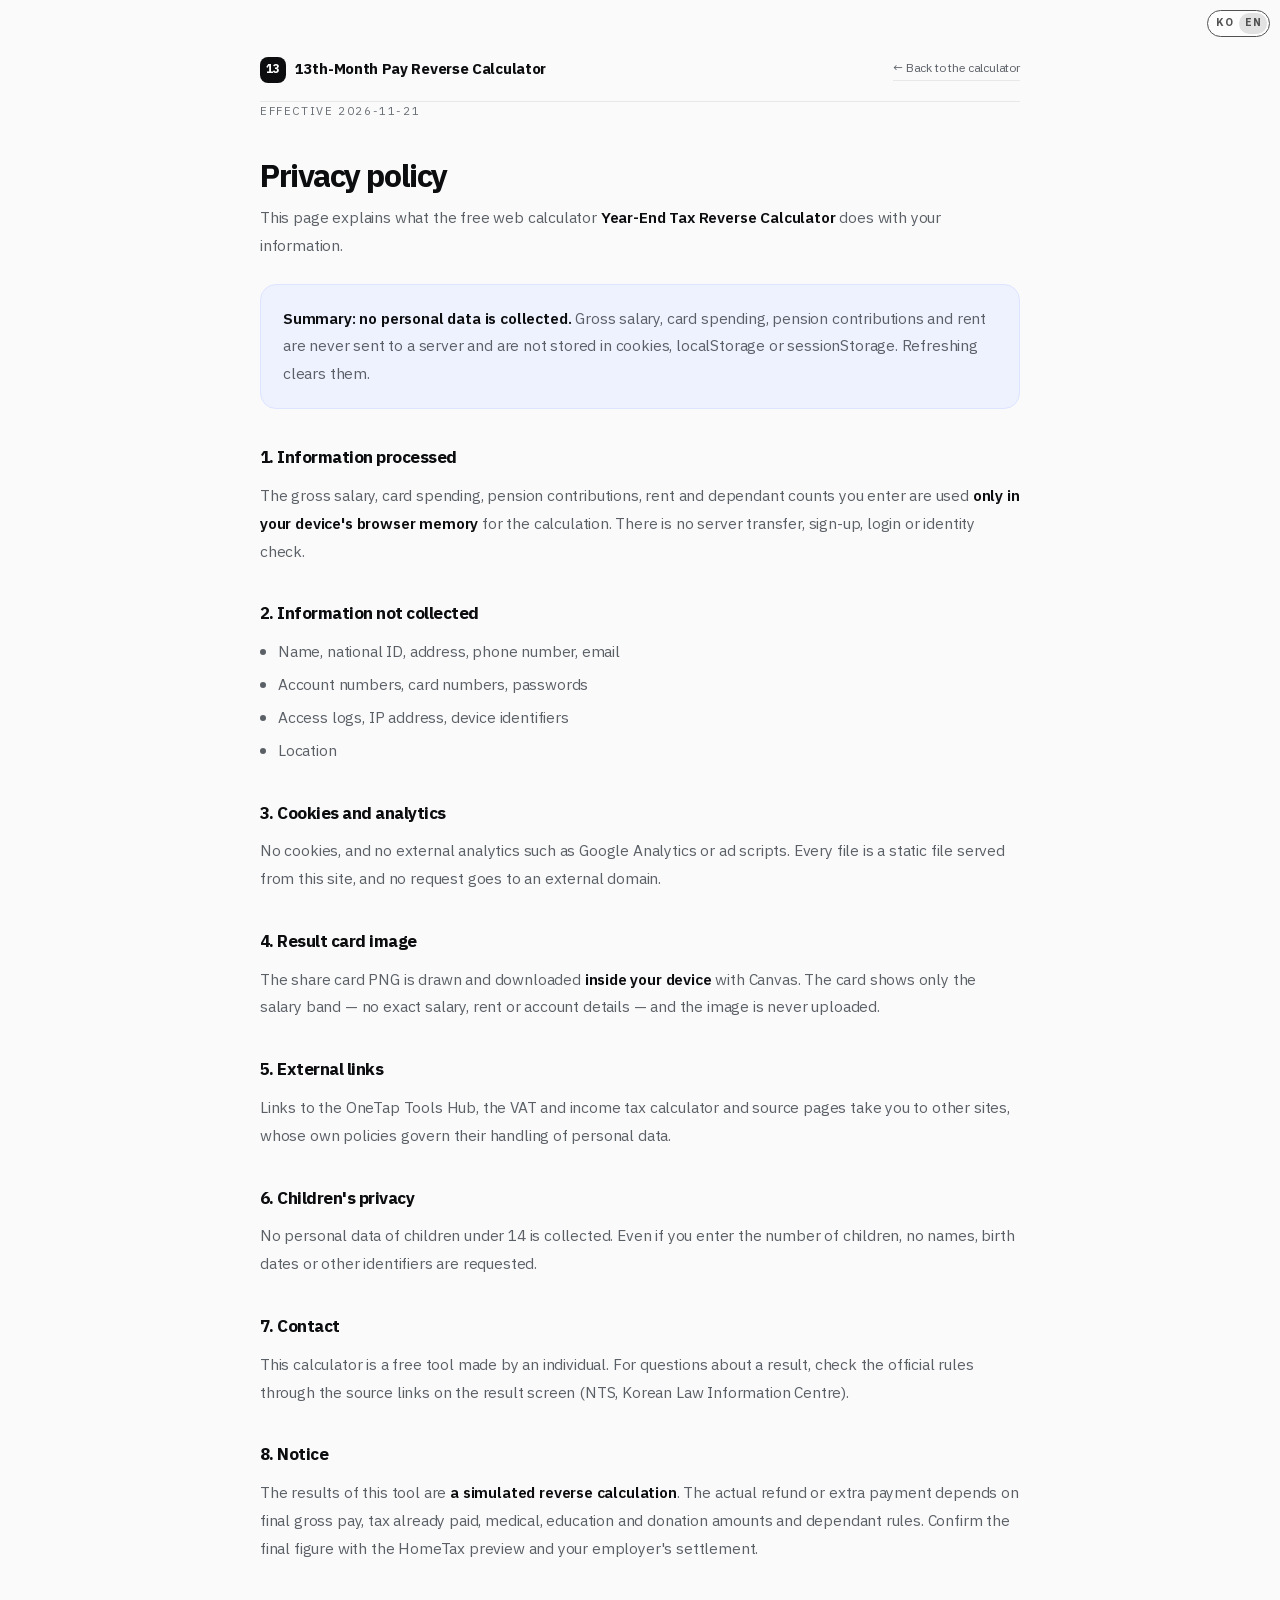
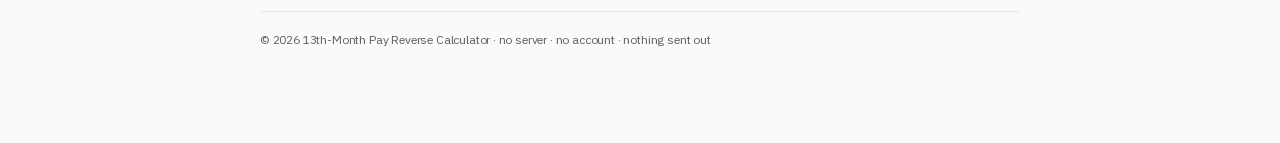
<file: privacy.html>
<!doctype html>
<html lang="ko">
<head>
<meta charset="utf-8">
<meta name="viewport" content="width=device-width, initial-scale=1">
<title>개인정보 처리방침 · 연말정산 13월의 월급 역산기</title>
<meta name="robots" content="index, follow">
<meta name="theme-color" content="#FAFAFA">
<link rel="icon" href="favicon.svg" type="image/svg+xml">
<style>
@font-face{font-family:'PlexKR';src:url('assets/fonts/plexkr-Regular.woff2') format('woff2');font-weight:400;font-display:swap}
@font-face{font-family:'PlexKR';src:url('assets/fonts/plexkr-SemiBold.woff2') format('woff2');font-weight:500 600;font-display:swap}
@font-face{font-family:'PlexKR';src:url('assets/fonts/plexkr-Bold.woff2') format('woff2');font-weight:700 900;font-display:swap}
:root{--paper:#FAFAFA;--surface:#FFFFFF;--ink:#0C0D0F;--sub:#5B6067;--muted:#6B7076;--line:#E7E8EA;--accent:#2F5BFF;--font:'PlexKR',-apple-system,'Apple SD Gothic Neo','Malgun Gothic',sans-serif}
*{box-sizing:border-box}
body{margin:0;background:var(--paper);color:var(--ink);font-family:var(--font);font-size:15.5px;line-height:1.8;letter-spacing:-.011em;word-break:keep-all;-webkit-font-smoothing:antialiased}
.wrap{width:min(760px,calc(100% - 48px));margin-inline:auto;padding:56px 0 80px}
a{color:var(--accent)}
.top{display:flex;align-items:center;justify-content:space-between;gap:16px;padding-bottom:18px;border-bottom:1px solid var(--line)}
.top strong{display:inline-flex;align-items:center;gap:9px;font-size:15px;font-weight:700;letter-spacing:-.02em}
.top .mark{width:26px;height:26px;border-radius:8px;background:var(--ink);color:#fff;display:grid;place-items:center;font-size:12px;font-weight:800;letter-spacing:-.04em}
.top a{font-size:12px;border-bottom:1px solid var(--line);text-decoration:none;color:var(--sub)}
h1{font-size:32px;font-weight:800;letter-spacing:-.045em;margin:34px 0 8px;line-height:1.22}
.date{font-size:11.5px;letter-spacing:.14em;text-transform:uppercase;color:var(--muted)}
h2{font-size:17px;font-weight:700;letter-spacing:-.03em;margin:34px 0 8px}
p{margin:0 0 12px;color:var(--sub)}
b{color:var(--ink);font-weight:600}
.box{border:1px solid #DDE4FF;background:#EEF2FF;padding:20px 22px;margin:24px 0;border-radius:16px}
.box p:last-child{margin-bottom:0}
ul{padding-left:18px;margin:0 0 12px;color:var(--sub)}
li{margin:5px 0}
footer{margin-top:48px;padding-top:18px;border-top:1px solid var(--line);font-size:12px;color:var(--muted)}
.top{border-bottom-color:var(--line)}
</style>
</head>
<body>
<div class="wrap">
  <div class="top">
    <strong><span class="mark" aria-hidden="true">13</span>13월의 월급 역산기</strong>
    <a href="index.html">← 계산기로 돌아가기</a>
  </div>

  <p class="date">시행일 2026-11-21</p>
  <h1>개인정보 처리방침</h1>
  <p>이 페이지는 무료 웹 계산기 <b>연말정산 13월의 월급 역산기</b>가 어떤 정보를 다루는지 설명합니다.</p>

  <div class="box">
    <p><b>요약: 수집하는 개인정보가 없습니다.</b> 총급여·카드 사용액·연금 납입액·월세는 서버로 전송되지 않고, 브라우저 저장소(쿠키·localStorage·sessionStorage)에도 남지 않습니다. 새로고침하면 입력값은 사라집니다.</p>
  </div>

  <h2>1. 처리하는 정보</h2>
  <p>이용자가 화면에 입력하는 총급여, 카드 사용액, 연금계좌 납입액, 월세, 자녀·부양가족 수는 <b>이용자 기기의 브라우저 메모리에서만</b> 계산에 사용됩니다. 서버 전송, 회원가입, 로그인, 본인인증이 없습니다.</p>

  <h2>2. 수집하지 않는 정보</h2>
  <ul>
    <li>이름, 주민등록번호, 주소, 전화번호, 이메일</li>
    <li>계좌번호, 카드번호, 비밀번호</li>
    <li>접속 기록, IP 주소, 기기 식별자</li>
    <li>위치 정보</li>
  </ul>

  <h2>3. 쿠키·분석 도구</h2>
  <p>쿠키를 쓰지 않고, Google Analytics 같은 외부 분석 도구나 광고 스크립트를 넣지 않습니다. 모든 파일은 이 사이트에서 직접 내려받아 쓰는 정적 파일이며, 외부 도메인으로 요청을 보내지 않습니다.</p>

  <h2>4. 결과 카드 이미지</h2>
  <p>공유 카드 PNG는 <b>이용자 기기 안에서</b> Canvas로 그려져 다운로드됩니다. 카드에는 총급여 구간만 표시되고 정확한 총급여·월세·계좌 정보는 담기지 않습니다. 생성된 이미지는 어디에도 업로드되지 않습니다.</p>

  <h2>5. 외부 링크</h2>
  <p>결과 화면의 ‘원탭 도구 허브’, ‘부가세·종소세 계산기’, 출처 링크를 누르면 다른 페이지로 이동합니다. 이동한 페이지의 개인정보 처리 방식은 해당 사이트의 방침을 따릅니다.</p>

  <h2>6. 아동의 개인정보</h2>
  <p>만 14세 미만 아동의 개인정보를 수집하지 않습니다. 자녀 수를 입력하더라도 자녀의 이름·생년월일 등 식별 정보는 받지 않습니다.</p>

  <h2>7. 문의</h2>
  <p>이 계산기는 개인이 만든 무료 도구입니다. 계산 결과에 대한 이의나 정정 요청은 결과 화면의 출처 링크(국세청·국가법령정보센터)를 통해 공식 기준을 확인해 주세요.</p>

  <h2>8. 고지</h2>
  <p>이 도구의 결과는 <b>모의 역산</b>입니다. 실제 환급·추납액은 최종 총급여, 기납부세액, 의료비·교육비·기부금, 부양가족 요건에 따라 달라집니다. 확정 금액은 홈택스 연말정산 미리보기와 회사 정산 결과로 확인해야 합니다.</p>

  <footer>
    <p>© 2026 13월의 월급 역산기 · 서버 없음 · 계정 없음 · 외부 전송 0건</p>
  </footer>
</div>
<script src="i18n.js"></script>
</body>
</html>
</file>
<file: styles.css>
/* ============================================================
   연말정산 13월의 월급 역산기 · styles.css
   디자인 시스템: A안 — Crisp Bento SaaS (2026 Pinterest 리서치)
     bg #FAFAFA · surface #FFFFFF · ink #0C0D0F · line #E7E8EA
     accent #2F5BFF (단일) · radius 16 · sans 800 헤드라인
   외부 요청 0 — 로컬 폰트(PlexKR = IBM Plex Sans KR)만 쓴다.
   ============================================================ */

@font-face{
  font-family:'PlexKR';
  src:url('assets/fonts/plexkr-Regular.woff2') format('woff2');
  font-weight:400;font-style:normal;font-display:swap;
}
@font-face{
  font-family:'PlexKR';
  src:url('assets/fonts/plexkr-SemiBold.woff2') format('woff2');
  font-weight:500 600;font-style:normal;font-display:swap;
}
@font-face{
  font-family:'PlexKR';
  src:url('assets/fonts/plexkr-Bold.woff2') format('woff2');
  font-weight:700 900;font-style:normal;font-display:swap;
}

:root{
  /* ── A안 토큰 ───────────────────────────────────────── */
  --bg:#FAFAFA;
  --surface:#FFFFFF;
  --surface-2:#F5F6F7;
  --surface-3:#F0F1F3;
  --ink:#0C0D0F;
  --ink-2:#1B1D21;
  --sub:#5B6067;          /* 6.3:1 on #FFFFFF */
  --muted:#6B7076;        /* 5.0:1 on #FFFFFF */
  --line:#E7E8EA;
  --line-strong:#D7D9DD;
  --accent:#2F5BFF;       /* 5.2:1 on #FFFFFF */
  --accent-ink:#FFFFFF;
  --accent-soft:#EEF2FF;
  --accent-line:#DDE4FF;
  --ok:#0E9F6E;
  --ok-soft:#E9F9F1;
  --ok-line:#CBEFDF;
  --warn:#8A5A0B;
  --warn-soft:#FFF8E9;
  --warn-line:#F2E2BD;
  --danger:#B3261E;
  --danger-soft:#FDF1EF;
  --danger-line:#F3D6D1;

  --font:'PlexKR','Pretendard',-apple-system,BlinkMacSystemFont,'Apple SD Gothic Neo','Malgun Gothic','Noto Sans KR',sans-serif;
  --mono:ui-monospace,SFMono-Regular,Menlo,Consolas,monospace;

  --r:16px;
  --r-md:14px;
  --r-sm:12px;
  --r-xs:10px;
  --pill:999px;

  --maxw:1200px;
  --topbar:66px;
  --gap:12px;

  --shadow:0 12px 28px -20px rgba(12,13,15,.35);
  --shadow-lift:0 22px 48px -28px rgba(12,13,15,.45);
  --ripple:0 0 0 4px rgba(47,91,255,.14);
}

*,*::before,*::after{box-sizing:border-box}
[hidden]{display:none!important}
html{-webkit-text-size-adjust:100%;scroll-behavior:smooth}
body{
  margin:0;background:var(--bg);color:var(--ink);
  font-family:var(--font);font-size:16px;line-height:1.7;letter-spacing:-.011em;
  word-break:keep-all;overflow-wrap:anywhere;
  -webkit-font-smoothing:antialiased;text-rendering:optimizeLegibility;
}
h1,h2,h3,h4,p,ul,ol,dl,dd,figure,blockquote{margin:0}
ul,ol{padding:0;list-style:none}
button{font:inherit;color:inherit;background:none;border:0;cursor:pointer}
a{color:inherit;text-decoration:none}
svg{display:block}
::selection{background:var(--accent);color:#fff}

.wrap{width:min(var(--maxw),calc(100% - 56px));margin-inline:auto}
@media (max-width:640px){.wrap{width:calc(100% - 32px)}}

.vh{position:absolute!important;width:1px;height:1px;padding:0;margin:-1px;overflow:hidden;clip:rect(0 0 0 0);white-space:nowrap;border:0}
.skip{position:absolute;left:16px;top:-64px;z-index:99;background:var(--ink);color:#fff;padding:10px 16px;border-radius:var(--r-xs);font-size:14px}
.skip:focus{top:12px}
:focus-visible{outline:2px solid var(--accent);outline-offset:3px}
section[id],#input,#summary,#main{scroll-margin-top:calc(var(--topbar) + 20px)}

.micro{font-size:11px;font-weight:600;letter-spacing:.1em;text-transform:uppercase;color:var(--muted)}
.num{font-variant-numeric:tabular-nums lining-nums}
.tnum{font-variant-numeric:tabular-nums}

/* ── 상단 바 ─────────────────────────────────────────── */
.topbar{
  position:sticky;top:0;z-index:60;
  background:rgba(250,250,250,.86);
  -webkit-backdrop-filter:blur(16px) saturate(1.2);
  backdrop-filter:blur(16px) saturate(1.2);
  border-bottom:1px solid var(--line);
}
.topbar-in{display:flex;align-items:center;gap:22px;height:var(--topbar)}
.brand{display:flex;align-items:center;gap:10px;min-width:0;flex:0 0 auto}
.brand-mark{
  width:30px;height:30px;flex:none;display:grid;place-items:center;
  background:var(--ink);color:#fff;border-radius:9px;
  font-size:14px;font-weight:800;line-height:1;letter-spacing:-.04em;
}
.brand-text{display:flex;flex-direction:column;line-height:1.15;min-width:0}
.brand-text strong{font-size:14.5px;font-weight:700;letter-spacing:-.03em;white-space:nowrap;overflow:hidden;text-overflow:ellipsis}
.brand-text small{font-size:9.5px;letter-spacing:.16em;text-transform:uppercase;color:var(--muted);margin-top:2px}
.nav{display:flex;gap:2px;margin-left:6px}
.nav a{font-size:13.5px;color:#3C4045;padding:7px 11px;border-radius:9px;transition:background .15s,color .15s}
.nav a:hover{background:var(--surface-2);color:var(--ink)}
.spacer{flex:1}
.top-badges{display:flex;align-items:center;gap:7px;flex-wrap:wrap;justify-content:flex-end}
.live{
  display:inline-flex;align-items:center;gap:7px;white-space:nowrap;
  font-size:12.5px;font-weight:500;color:#3C4045;
  background:var(--surface);border:1px solid var(--line);border-radius:var(--pill);padding:5px 11px;
}
.live i{width:6px;height:6px;border-radius:50%;background:var(--ok);box-shadow:0 0 0 3px rgba(14,159,110,.12);display:block;flex:none}
.live b{font-weight:700;color:var(--ink);font-variant-numeric:tabular-nums}
.pill{
  display:inline-flex;align-items:center;gap:5px;white-space:nowrap;
  font-size:12.5px;font-weight:500;color:var(--sub);
  background:var(--surface);border:1px solid var(--line);border-radius:var(--pill);padding:5px 11px;
}
.pill b{color:var(--ink);font-weight:700}
@media (max-width:1020px){.nav{margin-left:0}.nav a{padding:7px 8px}}
@media (max-width:880px){.nav{display:none}}
@media (max-width:620px){.top-badges .hide-s{display:none}.brand-text small{display:none}.topbar-in{gap:12px}}

/* ── 히어로 ──────────────────────────────────────────── */
.hero{padding:52px 0 40px}
.hero-grid{display:grid;grid-template-columns:minmax(0,1.4fr) minmax(0,1fr);gap:44px;align-items:end}
.eyebrow{
  display:inline-flex;align-items:center;gap:8px;
  font-size:12px;font-weight:600;letter-spacing:.04em;color:#4A4F55;
  background:var(--surface);border:1px solid var(--line);border-radius:var(--pill);padding:6px 12px;
}
.eyebrow b{color:var(--accent);font-weight:800}
.hero h1{
  margin-top:18px;font-size:clamp(36px,4.1vw,56px);line-height:1.07;
  letter-spacing:-.045em;font-weight:800;
}
.hero h1 em{font-style:normal;color:var(--accent);white-space:nowrap;font-variant-numeric:tabular-nums}
.hero .lead{margin-top:16px;max-width:620px;color:#4A4F55;font-size:16px;line-height:1.72}
.hero .lead b{color:var(--ink);font-weight:600}
.hero-cta{display:flex;flex-wrap:wrap;gap:9px;margin-top:22px;align-items:center}
.btn{
  display:inline-flex;align-items:center;justify-content:center;gap:8px;
  height:44px;padding:0 18px;border-radius:var(--r-sm);
  border:1px solid var(--line-strong);background:var(--surface);color:var(--ink);
  font-size:13.5px;font-weight:600;letter-spacing:-.02em;
  transition:background .15s,border-color .15s,color .15s,transform .1s,box-shadow .15s;
}
.btn:hover{border-color:var(--ink);box-shadow:var(--shadow)}
.btn:active{transform:translateY(1px)}
.btn-accent{background:var(--accent);border-color:var(--accent);color:var(--accent-ink)}
.btn-accent:hover{background:#2549DB;border-color:#2549DB}
.btn-ghost{background:var(--surface);color:var(--ink);border-color:var(--line-strong)}
.btn-primary{background:var(--ink);border-color:var(--ink);color:#fff}
.btn-primary:hover{background:#000;border-color:#000}
.btn-sm{height:34px;padding:0 12px;font-size:12.5px;border-radius:9px}
.btn svg{width:15px;height:15px;flex:none}
.trust{display:flex;flex-wrap:wrap;gap:18px;margin-top:22px;font-size:13px;color:var(--sub)}
.trust span{display:inline-flex;align-items:center;gap:6px}
.trust span::before{content:'✓';color:var(--ok);font-weight:700}

/* 마감 보드 — 벤토 2타일 */
.deadline{
  background:var(--surface);border:1px solid var(--line);border-radius:var(--r);
  padding:14px;box-shadow:var(--shadow);
}
.dl-head{display:flex;align-items:center;justify-content:space-between;padding:2px 4px 12px}
.dl-head .micro-sub{font-size:11px;color:var(--muted)}
.dl-grid{display:grid;grid-template-columns:1fr 1fr;gap:10px}
.dl-tile{
  background:var(--surface-2);border:1px solid var(--line);border-radius:var(--r-sm);
  padding:13px 13px 12px;display:flex;flex-direction:column;gap:2px;
}
.dl-tile .dl-k{font-size:11.5px;font-weight:600;color:var(--sub);line-height:1.35}
.dl-tile .dl-date{margin-top:6px;font-size:30px;font-weight:800;letter-spacing:-.045em;line-height:1;font-variant-numeric:tabular-nums}
.dl-tile .dday{
  margin-top:8px;align-self:flex-start;
  font-size:11.5px;font-weight:700;letter-spacing:.02em;font-variant-numeric:tabular-nums;
  color:var(--accent);background:var(--accent-soft);border:1px solid var(--accent-line);
  border-radius:var(--pill);padding:2px 8px;
}
.dl-tile .dday.due{background:var(--ink);border-color:var(--ink);color:#fff}
.dl-tile .dday.past{background:var(--surface-3);border-color:var(--line);color:var(--muted)}
.dl-tile .dl-note{margin-top:7px;font-size:11px;color:var(--muted);line-height:1.4}
.dl-tile-dark{background:var(--ink);border-color:var(--ink)}
.dl-tile-dark .dl-k{color:#B9BEC6}
.dl-tile-dark .dl-date{color:#fff}
.dl-tile-dark .dday{background:var(--accent);border-color:var(--accent);color:#fff}
.dl-tile-dark .dday.past{background:#2A2D33;border-color:#2A2D33;color:#B9BEC6}
.dl-tile-dark .dl-note{color:#8A8F96}
.dl-foot{margin-top:11px;padding:0 4px 2px;font-size:11px;line-height:1.6;color:var(--muted)}
@media (max-width:980px){
  .hero{padding:38px 0 26px}
  .hero-grid{grid-template-columns:1fr;gap:26px;align-items:start}
}
@media (max-width:640px){
  .hero{padding:26px 0 20px}
  .hero h1{font-size:31px;line-height:1.14}
  .hero .lead{margin-top:13px;font-size:14.5px;line-height:1.68}
  .hero-cta{margin-top:18px}
  .trust{gap:12px;margin-top:16px;font-size:12px}
  .dl-date{font-size:26px!important}
  .dl-tile{padding:11px}
}

/* ── 레이아웃 ────────────────────────────────────────── */
.layout{display:grid;grid-template-columns:minmax(0,1.3fr) minmax(0,1fr);gap:26px;align-items:start;padding-bottom:8px}
@media (max-width:980px){.layout{grid-template-columns:1fr;gap:16px}}

/* ── 입력 타일 ───────────────────────────────────────── */
.panel{background:var(--surface);border:1px solid var(--line);border-radius:var(--r);box-shadow:var(--shadow);overflow:hidden}
.panel-head{display:flex;align-items:flex-start;justify-content:space-between;gap:14px;padding:20px 22px 16px;border-bottom:1px solid var(--line)}
.panel-head h2{font-size:19px;font-weight:800;letter-spacing:-.035em;line-height:1.25}
.panel-head p{margin-top:4px;font-size:12.5px;color:var(--muted);line-height:1.5}
.panel-body{padding:20px 22px 22px}
@media (max-width:560px){.panel-head{padding:17px 16px 14px}.panel-body{padding:16px}}

.field{margin-bottom:15px}
.field:last-child{margin-bottom:0}
.field > label,.field .label{display:flex;align-items:center;justify-content:space-between;gap:10px;font-size:13px;font-weight:600;color:#2A2D33;margin-bottom:6px;line-height:1.4}
.field .fnum{display:inline-block;font-size:10.5px;font-weight:700;color:var(--accent);background:var(--accent-soft);border-radius:6px;padding:1px 5px;margin-right:7px;vertical-align:1px;font-variant-numeric:tabular-nums}
.field .unit{font-size:10.5px;font-weight:600;color:var(--muted);background:var(--surface-2);border:1px solid var(--line);border-radius:var(--pill);padding:1px 7px;white-space:nowrap}
.in-wrap{position:relative}
input[type=text],input[type=number],select{
  width:100%;height:48px;border:1px solid var(--line-strong);border-radius:var(--r-xs);background:var(--surface);
  padding:0 46px 0 14px;font:inherit;font-size:17px;font-weight:600;color:var(--ink);
  font-variant-numeric:tabular-nums;letter-spacing:-.01em;
  transition:border-color .15s,box-shadow .15s;
}
input[type=text]:hover,input[type=number]:hover,select:hover{border-color:#B9BEC6}
input[type=text]:focus,input[type=number]:focus,select:focus{outline:none;border-color:var(--accent);box-shadow:var(--ripple)}
input::placeholder{color:#6F747B;font-weight:400}
input::-webkit-outer-spin-button,input::-webkit-inner-spin-button{-webkit-appearance:none;margin:0}
input[type=number]{-moz-appearance:textfield;appearance:textfield}
input.money{text-align:right;padding-right:38px}
.in-wrap .suf{position:absolute;right:14px;top:50%;transform:translateY(-50%);font-size:12px;color:var(--muted);pointer-events:none}
.hint{margin-top:5px;font-size:11.5px;color:var(--muted);line-height:1.55}
.hint b{color:var(--sub);font-weight:600}
.hint-block{margin-top:6px;margin-bottom:18px}
.field-row{display:grid;grid-template-columns:1fr 1fr;gap:12px}
@media (max-width:520px){.field-row{grid-template-columns:1fr;gap:0}}

.seg{display:grid;grid-template-columns:repeat(3,1fr);gap:4px;background:var(--surface-2);border:1px solid var(--line);border-radius:var(--r-sm);padding:4px}
.seg button{
  padding:9px 6px;border-radius:9px;font-size:13px;font-weight:600;color:var(--sub);
  transition:background .15s,color .15s,box-shadow .15s;
}
.seg button:hover{color:var(--ink);background:var(--surface)}
.seg button[aria-pressed="true"]{background:var(--ink);color:#fff;box-shadow:0 2px 6px -3px rgba(12,13,15,.5)}
.seg.mini{grid-template-columns:repeat(4,1fr)}
.seg.mini button{font-size:12px;padding:8px 4px}

.adv{margin-top:4px;border-top:1px dashed var(--line);padding-top:14px}
.adv summary{cursor:pointer;list-style:none;display:flex;align-items:center;justify-content:space-between;gap:10px;font-size:12.5px;font-weight:600;color:var(--sub)}
.adv summary::-webkit-details-marker{display:none}
.adv summary::after{content:'+';font-size:16px;color:var(--muted);transition:transform .15s}
.adv[open] summary::after{content:'−'}
.adv .adv-body{padding-top:14px}

.form-foot{display:flex;align-items:center;justify-content:space-between;gap:12px;margin-top:18px;padding-top:14px;border-top:1px solid var(--line)}
.form-foot .privacy{display:flex;align-items:center;gap:7px;font-size:11px;color:var(--muted);line-height:1.5}
.form-foot .privacy svg{flex:none;width:13px;height:13px;color:var(--ok)}
.reset{font-size:11.5px;font-weight:600;color:var(--muted);border-bottom:1px solid var(--line-strong);padding-bottom:1px}
.reset:hover{color:var(--accent);border-color:var(--accent)}

.live-chip{
  display:inline-flex;align-items:center;gap:6px;flex:none;
  font-size:11px;color:var(--sub);background:var(--surface-2);border:1px solid var(--line);
  border-radius:var(--pill);padding:4px 10px;white-space:nowrap;
}
.live-chip b{font-size:12px;font-weight:700;color:var(--accent);font-variant-numeric:tabular-nums}

/* ── 역산 요약 벤토 ──────────────────────────────────── */
.summary{position:sticky;top:calc(var(--topbar) + 18px)}
.sum-bento{display:grid;grid-template-columns:1fr 1fr;gap:var(--gap)}
.tile{background:var(--surface);border:1px solid var(--line);border-radius:var(--r);box-shadow:var(--shadow)}
.tile-hero{grid-column:span 2;padding:18px 18px 16px;position:relative;overflow:hidden;background:linear-gradient(180deg,#FFFFFF 0%,#FCFDFF 100%)}
.tile-top{display:flex;align-items:center;justify-content:space-between;gap:10px}
.live-sm{font-size:10.5px;padding:3px 8px;gap:5px}
.live-sm i{width:5px;height:5px}
.hero-label{margin-top:12px;font-size:12.5px;font-weight:600;color:var(--sub);line-height:1.45}
.hero-amount{margin-top:2px;font-size:clamp(34px,3.3vw,44px);font-weight:800;line-height:1.12;letter-spacing:-.05em;color:var(--ink);font-variant-numeric:tabular-nums}
.hero-amount #hero-num.is-empty{font-size:19px;font-weight:500;color:var(--muted);letter-spacing:-.01em}
.hero-note{margin-top:8px;font-size:11.5px;line-height:1.55;color:var(--muted)}
.tile-metric{padding:15px 16px 14px;display:flex;flex-direction:column;gap:8px;min-height:104px}
.tile-metric .m-k{display:flex;flex-direction:column;gap:2px}
.tile-metric .m-k b{font-size:12.5px;font-weight:600;color:var(--ink);letter-spacing:-.02em}
.tile-metric .m-k span{font-size:11px;color:var(--muted);line-height:1.4}
.tile-metric .v{margin-top:auto;font-size:clamp(19px,1.7vw,23px);font-weight:800;letter-spacing:-.04em;line-height:1.15;color:var(--ink);font-variant-numeric:tabular-nums}
.tile-metric .v.zero{color:var(--muted)}
.tile-wide{grid-column:span 2;background:var(--ink);border-color:var(--ink);flex-direction:row;align-items:flex-end;justify-content:space-between;gap:14px;padding:16px 18px}
.tile-wide .m-k b{color:#fff}
.tile-wide .m-k span{color:#9BA2B0}
.tile-wide .v{color:#fff;font-size:26px;margin-top:0;text-align:right;white-space:nowrap}
.tile-wide .v.zero{color:#8A8F96}
.tile-dday{
  grid-column:span 2;display:flex;align-items:center;justify-content:space-between;gap:10px;
  background:var(--surface-2);box-shadow:none;padding:11px 15px;font-size:11.5px;color:var(--sub);
}
.tile-dday b{font-weight:700;color:var(--ink);font-variant-numeric:tabular-nums;margin-left:4px}
.summary .go{grid-column:span 2;display:flex;gap:8px}
.summary .go a{flex:1;height:44px;font-size:13px;border-radius:var(--r-sm)}
@media (max-width:1100px){.tile-wide{flex-direction:column;align-items:flex-start;gap:6px}.tile-wide .v{text-align:left;font-size:24px}}
@media (max-width:980px){
  .summary{position:static}
  .sum-bento{grid-template-columns:repeat(3,1fr)}
  .tile-hero{grid-column:span 3}
  .tile-wide{grid-column:span 1;flex-direction:column;align-items:flex-start;gap:6px}
  .tile-wide .v{text-align:left;font-size:22px;margin-top:auto}
  .tile-dday{grid-column:span 3}
  .summary .go{grid-column:span 3}
}
@media (max-width:560px){
  .sum-bento{grid-template-columns:1fr}
  .tile-hero,.tile-wide,.tile-dday,.summary .go{grid-column:span 1}
  .tile-metric{min-height:0}
  .tile-metric .v{font-size:22px}
}

/* ── 섹션 ────────────────────────────────────────────── */
.block{margin-top:56px}
.block-head{display:grid;grid-template-columns:auto 1fr;gap:13px;align-items:start;padding-bottom:14px;border-bottom:1px solid var(--line);margin-bottom:14px}
.block-head .bno{
  display:inline-grid;place-items:center;min-width:26px;height:26px;padding:0 6px;margin-top:2px;
  font-size:11px;font-weight:800;letter-spacing:.02em;color:var(--accent);
  background:var(--accent-soft);border:1px solid var(--accent-line);border-radius:8px;
  font-variant-numeric:tabular-nums;
}
.block-head h2{font-size:clamp(20px,2.1vw,26px);font-weight:800;letter-spacing:-.04em;line-height:1.25}
.block-head .bsub{grid-column:2;margin-top:6px;font-size:13.5px;color:var(--sub);line-height:1.6;max-width:720px}
@media (max-width:640px){.block{margin-top:38px}.block-head .bsub{font-size:13px}}

.card{display:grid;gap:var(--gap);background:none;border:0;padding:0;box-shadow:none}
.tile-plain{background:var(--surface);border:1px solid var(--line);border-radius:var(--r);padding:18px;box-shadow:var(--shadow)}
@media (max-width:560px){.tile-plain{padding:15px}}

/* 액션 리스트 — 벤토 행 타일 */
.actions{display:grid;gap:10px}
.actions li{
  display:grid;grid-template-columns:34px minmax(0,1fr) auto;gap:14px;align-items:start;
  background:var(--surface);border:1px solid var(--line);border-radius:var(--r-md);
  padding:16px 18px;box-shadow:var(--shadow);transition:border-color .15s,box-shadow .15s;
}
.actions li:hover{border-color:var(--line-strong);box-shadow:var(--shadow-lift)}
.actions .arank{
  width:26px;height:26px;display:grid;place-items:center;margin-top:1px;
  font-size:11.5px;font-weight:800;color:var(--muted);background:var(--surface-2);
  border:1px solid var(--line);border-radius:8px;font-variant-numeric:tabular-nums;
}
.actions li:first-child .arank{color:#fff;background:var(--ink);border-color:var(--ink)}
.actions .atitle{display:block;font-size:15.5px;font-weight:600;letter-spacing:-.025em;line-height:1.4}
.actions .atitle .tag{
  display:inline-block;vertical-align:1px;margin-left:8px;
  font-size:10px;font-weight:700;letter-spacing:.02em;
  border:1px solid var(--line);border-radius:6px;padding:2px 6px;color:var(--sub);background:var(--surface-2);white-space:nowrap;
}
.actions .atitle .tag.free{border-color:var(--ok-line);color:#0B7A55;background:var(--ok-soft)}
.actions .atitle .tag.claim{border-color:var(--accent-line);color:#2445C9;background:var(--accent-soft)}
.actions .atitle .tag.spend{border-color:var(--warn-line);color:var(--warn);background:var(--warn-soft)}
.actions .anote{display:block;margin-top:5px;font-size:12.5px;color:var(--muted);line-height:1.6}
.actions .aval{font-size:18px;font-weight:800;letter-spacing:-.03em;white-space:nowrap;text-align:right;padding-top:1px;font-variant-numeric:tabular-nums}
.actions .aval small{display:block;font-size:10.5px;font-weight:500;color:var(--muted);letter-spacing:0;margin-top:2px}
.actions .aval.dim{color:var(--muted);font-size:14px;font-weight:600}
@media (max-width:560px){
  .actions li{grid-template-columns:28px minmax(0,1fr);gap:11px;padding:14px}
  .actions .arank{width:24px;height:24px;font-size:11px}
  .actions .aval{grid-column:2;text-align:left;font-size:16px;margin-top:1px}
  .actions .aval small{display:inline;margin-left:6px}
}

/* 숫자 3단 → 벤토 타일 */
.stats{display:grid;grid-template-columns:repeat(3,minmax(0,1fr));gap:var(--gap)}
.stat{
  background:var(--surface);border:1px solid var(--line);border-radius:var(--r-md);
  padding:17px 18px;box-shadow:var(--shadow);
}
.stat .lab{font-size:11.5px;font-weight:600;color:var(--muted);letter-spacing:-.005em}
.stat .val{margin-top:7px;font-size:clamp(22px,2.4vw,29px);font-weight:800;letter-spacing:-.045em;line-height:1.12;font-variant-numeric:tabular-nums}
.stat .val small{font-size:12px;font-weight:600;color:var(--sub);margin-left:2px}
.stat .sub{margin-top:5px;font-size:11px;color:var(--muted);line-height:1.5}
.stat.accent{background:var(--accent-soft);border-color:var(--accent-line)}
.stat.accent .val{color:var(--accent)}
.stat.accent .lab{color:#33479E}
.stat.accent .sub{color:#42509A}
@media (max-width:700px){.stats{grid-template-columns:1fr}}

/* 게이지 */
.gauge-block{background:var(--surface);border:1px solid var(--line);border-radius:var(--r-md);padding:15px 17px 14px;box-shadow:var(--shadow)}
.gauge-block + .gauge-block{margin-top:0}
.gauge-top{display:flex;align-items:baseline;justify-content:space-between;gap:12px;margin-bottom:8px}
.gauge-top .gname{font-size:12.5px;font-weight:600;color:var(--ink)}
.gauge-top .gname span{font-weight:400;color:var(--muted)}
.gauge-top .gval{font-size:12px;font-weight:600;color:var(--sub);white-space:nowrap;font-variant-numeric:tabular-nums}
.gauge{height:10px;background:var(--surface-3);border-radius:var(--pill);overflow:hidden}
.gauge .fill{display:block;height:100%;width:0;background:var(--accent);border-radius:var(--pill);transition:width .35s cubic-bezier(.2,.7,.2,1)}
.gauge .fill.ok{background:var(--ink)}
.gauge .fill.warn{background:#D1962A}
.gauge-foot{display:flex;justify-content:space-between;gap:10px;margin-top:7px;font-size:11px;color:var(--muted)}

/* 비교 타일 */
.compare{display:grid;grid-template-columns:1fr 1fr;gap:var(--gap);margin-top:0}
@media (max-width:560px){.compare{grid-template-columns:1fr}}
.cmp{
  position:relative;background:var(--surface);border:1px solid var(--line);border-radius:var(--r-md);
  padding:16px 18px;box-shadow:var(--shadow);
}
.cmp .cmp-k{font-size:11.5px;font-weight:600;color:var(--muted)}
.cmp .cmp-v{margin-top:6px;font-size:25px;font-weight:800;letter-spacing:-.045em;line-height:1.1;font-variant-numeric:tabular-nums}
.cmp .cmp-x{margin-top:6px;font-size:11px;color:var(--sub);line-height:1.5}
.cmp.best{border-color:var(--accent);box-shadow:0 0 0 1px var(--accent) inset,var(--shadow)}
.cmp.best .cmp-v{color:var(--accent)}
.cmp .pick{
  position:absolute;right:12px;top:12px;font-size:9.5px;font-weight:800;letter-spacing:.06em;
  color:#fff;background:var(--accent);border-radius:var(--pill);padding:2px 7px;
}

/* 콜아웃 */
.callout{
  display:flex;gap:10px;align-items:flex-start;
  border:1px solid var(--line);border-radius:var(--r-md);padding:13px 15px;
  font-size:12.5px;line-height:1.65;letter-spacing:-.01em;background:var(--surface);color:var(--sub);
  box-shadow:var(--shadow);
}
.callout svg{flex:none;width:15px;height:15px;margin-top:3px;color:var(--muted)}
.callout b{color:var(--ink);font-weight:600}
.callout.warn{background:var(--warn-soft);border-color:var(--warn-line);color:#6A460A}
.callout.warn svg{color:var(--warn)}
.callout.warn b{color:#553807}
.callout.ok{background:var(--ok-soft);border-color:var(--ok-line);color:#0A6042}
.callout.ok svg{color:#0B7A55}
.callout.ok b{color:#08563B}
.callout.danger{background:var(--danger-soft);border-color:var(--danger-line);color:#8A1F19}
.callout.danger svg{color:var(--danger)}
.callout.danger b{color:#731711}

/* 표 */
.tbl{width:100%;border-collapse:collapse;font-size:13px;font-variant-numeric:tabular-nums}
.tbl th,.tbl td{padding:10px 8px;border-bottom:1px solid var(--line);text-align:left;vertical-align:top}
.tbl th{font-size:11px;font-weight:600;color:var(--muted);letter-spacing:.02em}
.tbl td{color:var(--sub)}
.tbl td:last-child,.tbl th:last-child{text-align:right;white-space:nowrap;font-weight:700;color:var(--ink)}
.tbl tr:last-child td{border-bottom:0}
.tbl tr.total td{border-top:1px solid var(--line-strong);border-bottom:0;font-weight:800;color:var(--ink);padding-top:12px}
.tbl .mut{color:var(--muted);font-weight:400}
.tbl-process th:nth-child(1),.tbl-process td:nth-child(1){width:40%}
.tbl-process th:nth-child(2),.tbl-process td:nth-child(2){width:26%;text-align:right;padding-right:20px}
.tbl-process th:nth-child(3),.tbl-process td:nth-child(3){text-align:left;white-space:normal;font-weight:400;padding-left:16px;border-left:1px solid var(--line);color:var(--muted)}
@media (max-width:560px){
  .tbl{font-size:12px}
  .tbl th,.tbl td{padding:9px 5px}
  .tbl-process th:nth-child(2),.tbl-process td:nth-child(2){padding-right:10px}
  .tbl-process th:nth-child(3),.tbl-process td:nth-child(3){padding-left:10px}
}

/* 접이식 계산 과정 */
details.process{background:var(--surface-2);border:1px solid var(--line);border-radius:var(--r-md);overflow:hidden}
details.process summary{cursor:pointer;list-style:none;display:flex;align-items:center;justify-content:space-between;gap:10px;padding:14px 16px;font-size:12.5px;font-weight:600;color:var(--sub)}
details.process summary::-webkit-details-marker{display:none}
details.process summary::after{content:'▾';font-size:11px;color:var(--muted);transition:transform .15s}
details.process[open] summary::after{transform:rotate(180deg)}
details.process .pbody{padding:0 16px 16px}

/* 가정 목록 */
.assumptions{display:grid;grid-template-columns:1fr 1fr;gap:0 26px}
@media (max-width:640px){.assumptions{grid-template-columns:1fr}}
.assumptions li{position:relative;padding:9px 0 9px 14px;border-top:1px solid var(--line);font-size:12px;color:var(--sub);line-height:1.6}
.assumptions li:nth-child(1),.assumptions li:nth-child(2){border-top:0}
.assumptions li::before{content:'';position:absolute;left:2px;top:17px;width:4px;height:4px;border-radius:50%;background:var(--line-strong)}
.assumptions b{color:var(--ink);font-weight:600}

/* 공유 */
.share-grid{display:grid;grid-template-columns:minmax(0,1fr) 320px;gap:26px;align-items:start}
@media (max-width:860px){.share-grid{grid-template-columns:1fr}}
.card-preview{border:1px solid var(--line);border-radius:var(--r-md);overflow:hidden;background:var(--surface);box-shadow:var(--shadow-lift)}
.card-preview canvas{display:block;width:100%;height:auto}
.card-actions{display:flex;flex-direction:column;gap:8px;margin-top:12px}
.embed-box{margin-top:18px;border:1px solid var(--line);background:var(--surface);border-radius:var(--r-md);overflow:hidden}
.embed-box .eb-head{display:flex;align-items:center;justify-content:space-between;gap:10px;padding:9px 14px;border-bottom:1px solid var(--line);font-size:11.5px;color:var(--muted);background:var(--surface-2)}
.embed-box pre{margin:0;padding:14px;overflow:auto;font-family:var(--mono);font-size:11.5px;line-height:1.65;color:var(--sub);white-space:pre-wrap;word-break:break-all}
.share-points{margin-top:16px}
.share-points li{position:relative;padding:7px 0 7px 17px;font-size:12.5px;color:var(--sub);line-height:1.6}
.share-points li::before{content:'';position:absolute;left:2px;top:15px;width:5px;height:5px;border-radius:50%;background:var(--accent)}
.share-points b{color:var(--ink);font-weight:600}
.card-facts{display:grid;grid-template-columns:1fr 1fr;gap:10px;margin-top:16px}
@media (max-width:520px){.card-facts{grid-template-columns:1fr}}
.cf{border:1px solid var(--line);border-radius:var(--r-sm);padding:12px 14px;background:var(--surface-2)}
.cf-k{display:flex;align-items:center;gap:6px;font-size:10.5px;font-weight:700;letter-spacing:.06em;text-transform:uppercase;color:var(--muted)}
.cf-in .cf-k{color:#0B7A55}
.cf-in .cf-k::before{content:'✓';font-size:11px}
.cf-out .cf-k{color:var(--warn)}
.cf-out .cf-k::before{content:'×';font-size:12px}
.cf p{margin-top:4px;font-size:12px;line-height:1.55;color:var(--sub)}

/* FAQ · 출처 */
.faq details{border-bottom:1px solid var(--line)}
.faq details:first-of-type{border-top:1px solid var(--line)}
.faq summary{cursor:pointer;list-style:none;padding:15px 0;display:flex;align-items:flex-start;justify-content:space-between;gap:16px;font-size:14px;font-weight:600;letter-spacing:-.02em}
.faq summary::-webkit-details-marker{display:none}
.faq summary::after{content:'+';color:var(--muted);font-size:16px;line-height:1.1}
.faq details[open] summary::after{content:'−'}
.faq .a{padding:0 0 16px;font-size:13px;color:var(--sub);line-height:1.75;max-width:800px}
.faq .a b{color:var(--ink);font-weight:600}
.sources{display:grid;grid-template-columns:1fr 1fr;gap:0 28px}
@media (max-width:640px){.sources{grid-template-columns:1fr}}
.sources li{padding:9px 0;border-top:1px solid var(--line);font-size:12px;color:var(--muted);line-height:1.6}
.sources li:first-child,.sources li:nth-child(2){border-top:0}
.sources a{color:var(--sub);border-bottom:1px solid var(--line-strong)}
.sources a:hover{color:var(--accent);border-color:var(--accent)}
.sources b{color:var(--ink);font-weight:600}

/* 관련 도구 */
.related{display:grid;grid-template-columns:1fr 1fr;gap:var(--gap)}
@media (max-width:640px){.related{grid-template-columns:1fr}}
.rel{
  display:flex;align-items:center;justify-content:space-between;gap:14px;
  background:var(--surface);border:1px solid var(--line);border-radius:var(--r-md);
  padding:18px 20px;box-shadow:var(--shadow);transition:border-color .15s,box-shadow .15s;
}
.rel:hover{border-color:var(--accent);box-shadow:var(--shadow-lift)}
.rel .rk{display:block;font-size:10.5px;font-weight:600;letter-spacing:.1em;text-transform:uppercase;color:var(--muted)}
.rel .rt{display:block;margin-top:4px;font-size:15px;font-weight:600;letter-spacing:-.025em}
.rel .rd{display:block;margin-top:3px;font-size:11.5px;color:var(--muted)}
.rel .ra{font-size:18px;color:var(--accent);font-weight:700}

/* 푸터 */
.site-footer{margin-top:64px;border-top:1px solid var(--line);background:var(--surface)}
.site-footer .fin{padding:28px 0 44px;display:grid;grid-template-columns:1fr auto;gap:24px;align-items:start}
.site-footer p{font-size:11.5px;color:var(--muted);line-height:1.8;max-width:780px}
.site-footer p b{color:var(--sub);font-weight:600}
.site-footer a{color:var(--sub);border-bottom:1px solid var(--line-strong)}
.site-footer a:hover{color:var(--accent);border-color:var(--accent)}
.site-footer .fmark{display:flex;align-items:center;gap:9px;font-size:11px;letter-spacing:.1em;text-transform:uppercase;color:var(--muted)}
.site-footer .fmark .mark{width:26px;height:26px;border-radius:8px;background:var(--ink);color:#fff;display:grid;place-items:center;font-size:12px;font-weight:800;letter-spacing:-.04em}
@media (max-width:640px){.site-footer .fin{grid-template-columns:1fr}}

#toast{
  position:fixed;left:50%;bottom:26px;transform:translate(-50%,14px);z-index:90;
  background:var(--ink);color:#fff;font-size:12.5px;font-weight:500;
  padding:11px 18px;border-radius:var(--r-sm);opacity:0;pointer-events:none;
  transition:opacity .2s,transform .2s;box-shadow:var(--shadow-lift);
  max-width:calc(100% - 32px);text-align:center;
}
#toast.on{opacity:1;transform:translate(-50%,0)}

/* ── 임베드 뷰 (?embed=1) ───────────────────────────── */
html.embed body{background:var(--bg)}
html.embed .topbar,
html.embed .hero,
html.embed .nav,
html.embed .faq-block,
html.embed .sources-block,
html.embed .share-block .embed-copy,
html.embed .site-footer,
html.embed .related-block,
html.embed .summary .go,
html.embed .block-head .bsub{display:none!important}
html.embed .embed-head{display:flex}
html.embed .layout{grid-template-columns:1fr;gap:16px;padding-top:16px}
html.embed .summary{position:static;order:-1}
html.embed .summary .hero-amount{font-size:40px}
html.embed .block{margin-top:30px}
html.embed .wrap{width:min(760px,calc(100% - 32px))}
html.embed .form-foot .privacy{display:none}
html.embed .form-foot{justify-content:flex-end}
html.embed .embed-foot{display:flex}
html.embed .actions li{grid-template-columns:30px minmax(0,1fr) auto}

.embed-head{display:none;align-items:center;justify-content:space-between;gap:12px;padding:14px 0;border-bottom:1px solid var(--line)}
.embed-head .eh-t{font-size:14px;font-weight:800;letter-spacing:-.03em}
.embed-head .eh-t small{display:block;font-size:9.5px;font-weight:500;letter-spacing:.1em;text-transform:uppercase;color:var(--muted);margin-top:2px}
.embed-head .eh-b{font-size:10.5px;color:var(--sub);border:1px solid var(--line);border-radius:var(--pill);padding:3px 10px;white-space:nowrap;background:var(--surface)}
.embed-foot{display:none;align-items:center;justify-content:center;gap:7px;padding:18px 0 22px;font-size:10.5px;color:var(--muted);border-top:1px solid var(--line);margin-top:22px}
.embed-foot a{color:var(--sub);font-weight:600;border-bottom:1px solid var(--line-strong)}
.embed-foot svg{width:15px;height:15px;color:var(--accent)}

/* 인쇄 */
@media print{
  .topbar,.hero,.share-block,.related-block,.site-footer,#toast,.summary .go{display:none!important}
  body{background:#fff}
  .layout{grid-template-columns:1fr}
  .summary{position:static}
  .tile,.stat,.callout,.gauge-block{box-shadow:none}
}
</file>
